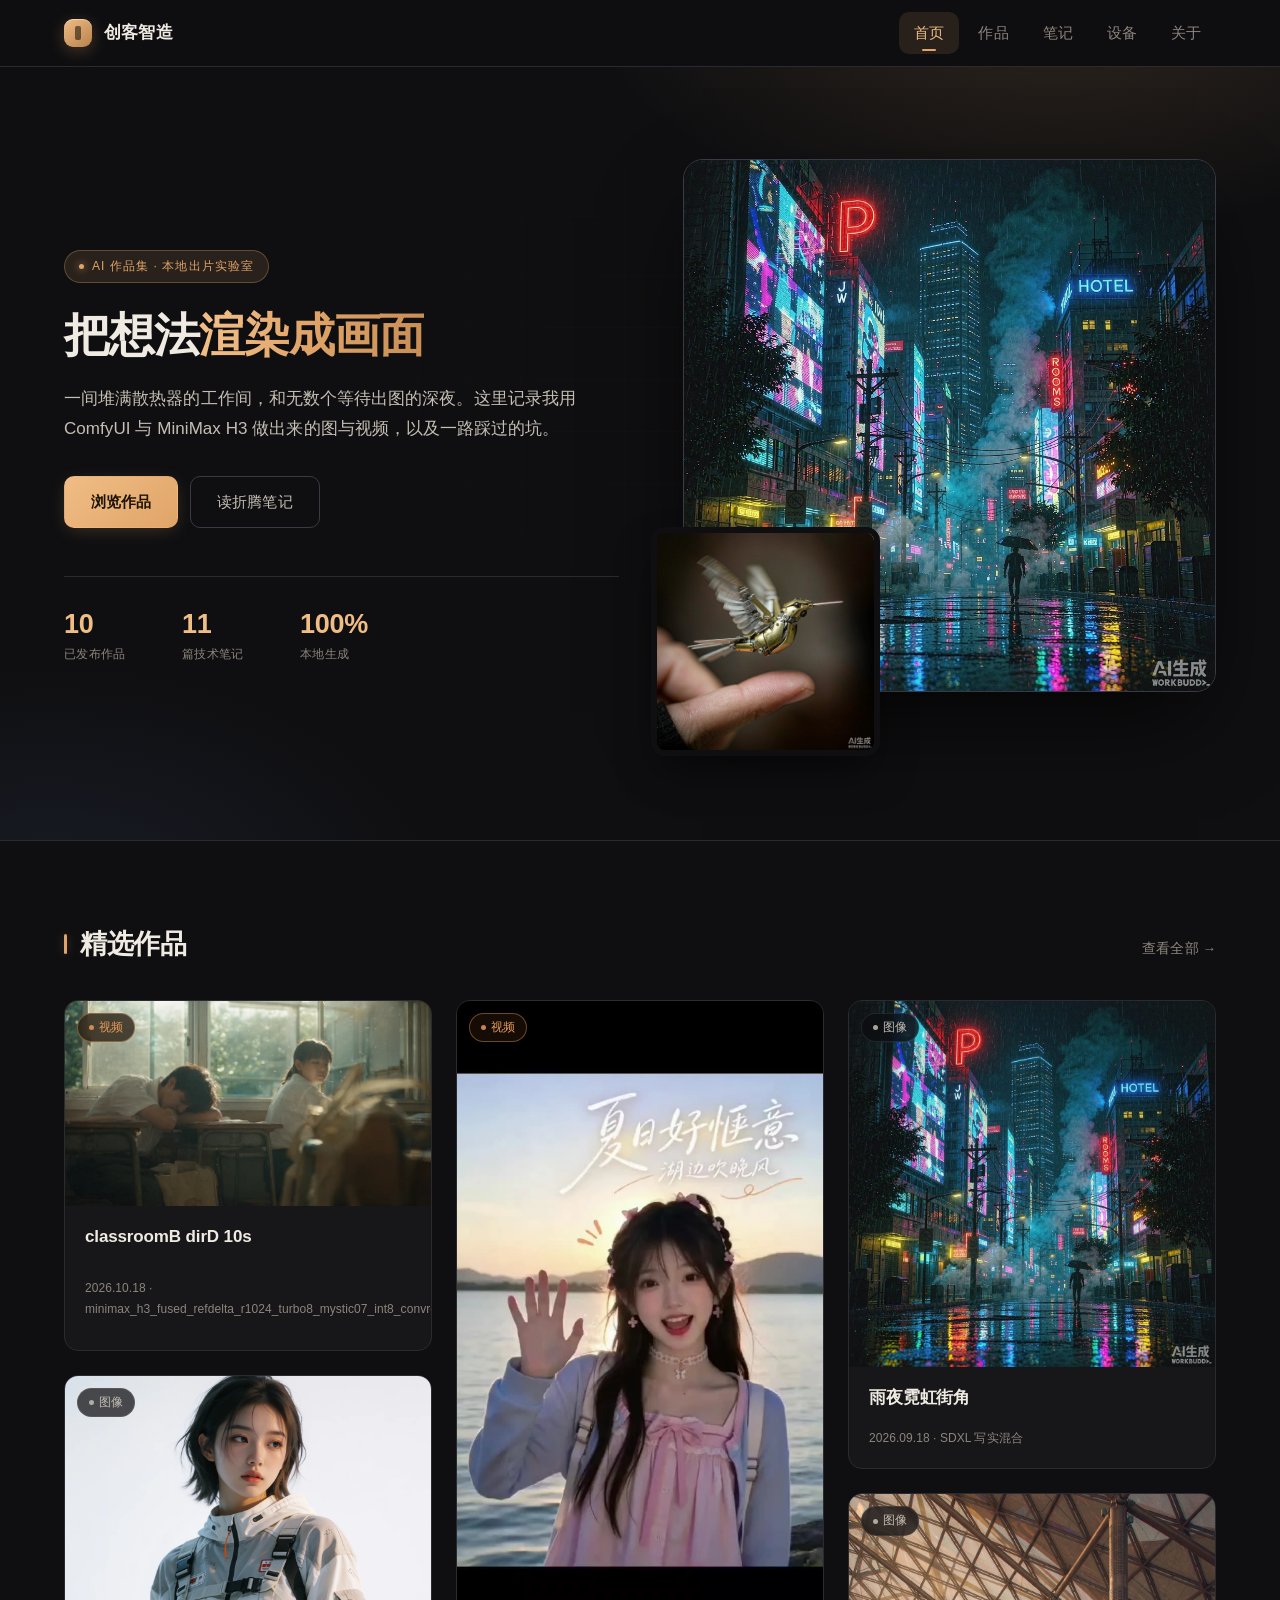
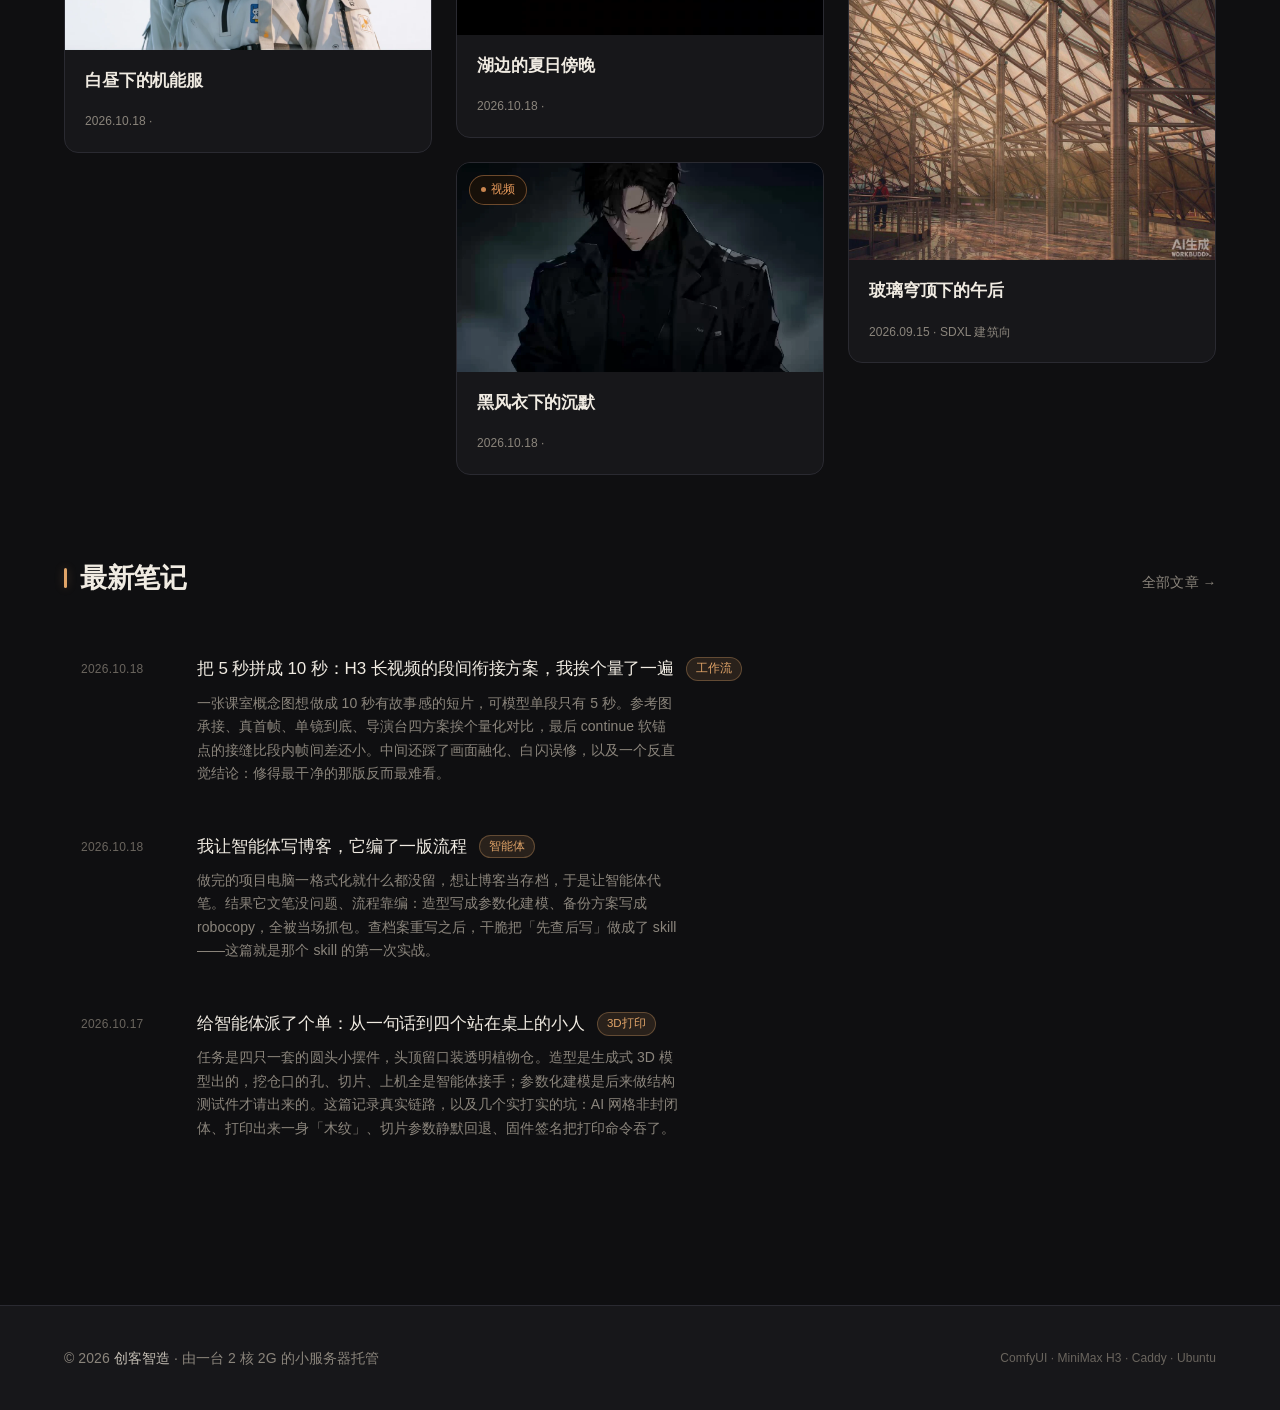
<file: index.html>
<!DOCTYPE html>
<html lang="zh-CN">
<head>
<meta charset="UTF-8">
<meta name="viewport" content="width=device-width, initial-scale=1">
<title>创客智造 · AI 作品集与折腾笔记</title>
<meta name="description" content="用 ComfyUI 与 MiniMax H3 做出的图与视频，以及本地 AI 出片的踩坑记录。">
<meta name="theme-color" content="#0f0f11">
<link rel="canonical" href="https://makermake.top/">

<!-- 社交分享卡片 -->
<meta property="og:type" content="website">
<meta property="og:site_name" content="创客智造">
<meta property="og:title" content="创客智造 · AI 作品集与折腾笔记">
<meta property="og:description" content="用 ComfyUI 与 MiniMax H3 把想法渲染成画面，附完整提示词与踩坑手记。">
<meta property="og:image" content="assets/works/w1.jpg">
<meta name="twitter:card" content="summary_large_image">

<link rel="icon" href="data:image/svg+xml,%3Csvg xmlns='http://www.w3.org/2000/svg' viewBox='0 0 32 32'%3E%3Crect width='32' height='32' rx='8' fill='%23e0a468'/%3E%3Crect x='13' y='8' width='6' height='16' rx='2' fill='%231c1206'/%3E%3C/svg%3E">
<link rel="stylesheet" href="assets/style.css">
</head>
<body>

<a class="skip-link" href="#main">跳到主要内容</a>

<header class="nav">
  <div class="wrap nav-inner">
    <a class="brand" href="index.html">
      <span class="brand-mark" aria-hidden="true"></span>
      <span id="brand-name">创客智造</span>
    </a>
    <nav class="nav-links" id="nav-links" aria-label="主导航"></nav>
    <button class="nav-toggle" id="nav-toggle" type="button"
            aria-label="打开菜单" aria-expanded="false" aria-controls="nav-links">
      <span></span><span></span><span></span>
    </button>
  </div>
</header>

<main id="main">

<section class="hero">
  <div class="wrap">
    <div class="hero-inner">
      <div>
        <span class="hero-eyebrow">AI 作品集 · 本地出片实验室</span>
        <h1>把想法<span class="grad">渲染成画面</span></h1>
        <p class="lead" id="hero-intro"></p>
        <div class="btn-row">
          <a class="btn btn-primary" href="works.html">浏览作品</a>
          <a class="btn btn-ghost" href="blog.html">读折腾笔记</a>
        </div>
        <div class="hero-stats">
          <div>
            <div class="stat-num" id="stat-works">0</div>
            <div class="stat-label">已发布作品</div>
          </div>
          <div>
            <div class="stat-num" id="stat-posts">0</div>
            <div class="stat-label">篇技术笔记</div>
          </div>
          <div>
            <div class="stat-num">100%</div>
            <div class="stat-label">本地生成</div>
          </div>
        </div>
      </div>
      <div class="hero-art">
        <div class="art-main">
          <img src="assets/works/w1.jpg" alt="雨夜霓虹街角的赛博朋克插画" width="1024" height="1024" fetchpriority="high">
        </div>
        <div class="art-float">
          <img src="assets/works/w5.jpg" alt="机械蜂鸟停在指尖的微距特写" width="1024" height="1024">
        </div>
      </div>
    </div>
  </div>
</section>

<section class="block">
  <div class="wrap">
    <div class="block-head">
      <h2>精选作品</h2>
      <a class="more" href="works.html">查看全部 →</a>
    </div>
    <div class="grid" id="featured"></div>
  </div>
</section>

<section class="block tight">
  <div class="wrap">
    <div class="block-head">
      <h2>最新笔记</h2>
      <a class="more" href="blog.html">全部文章 →</a>
    </div>
    <div class="post-list" id="latest"></div>
  </div>
</section>

</main>

<footer>
  <div class="wrap footer-inner">
    <span>© 2026 <span class="fn-brand"></span> · 由一台 2 核 2G 的小服务器托管</span>
    <span class="footer-meta">ComfyUI · MiniMax H3 · Caddy · Ubuntu</span>
  </div>
</footer>

<div class="modal" id="modal" role="dialog" aria-modal="true" aria-labelledby="modal-title">
  <button class="modal-close" type="button" aria-label="关闭">×</button>
  <div class="modal-box" id="modal-body"></div>
</div>

<script src="assets/data.js"></script>
<script src="assets/app.js"></script>
<script>
mountNav("index.html");
document.getElementById("hero-intro").textContent = SITE.intro;
document.getElementById("stat-works").textContent = WORKS.length;
document.getElementById("stat-posts").textContent = POSTS.length;
$$(".fn-brand").forEach(e => (e.textContent = SITE.name));
renderWorks("#featured", WORKS.slice(0, 6));
renderPostList("#latest", POSTS.slice(0, 3));
</script>
</body>
</html>
</file>
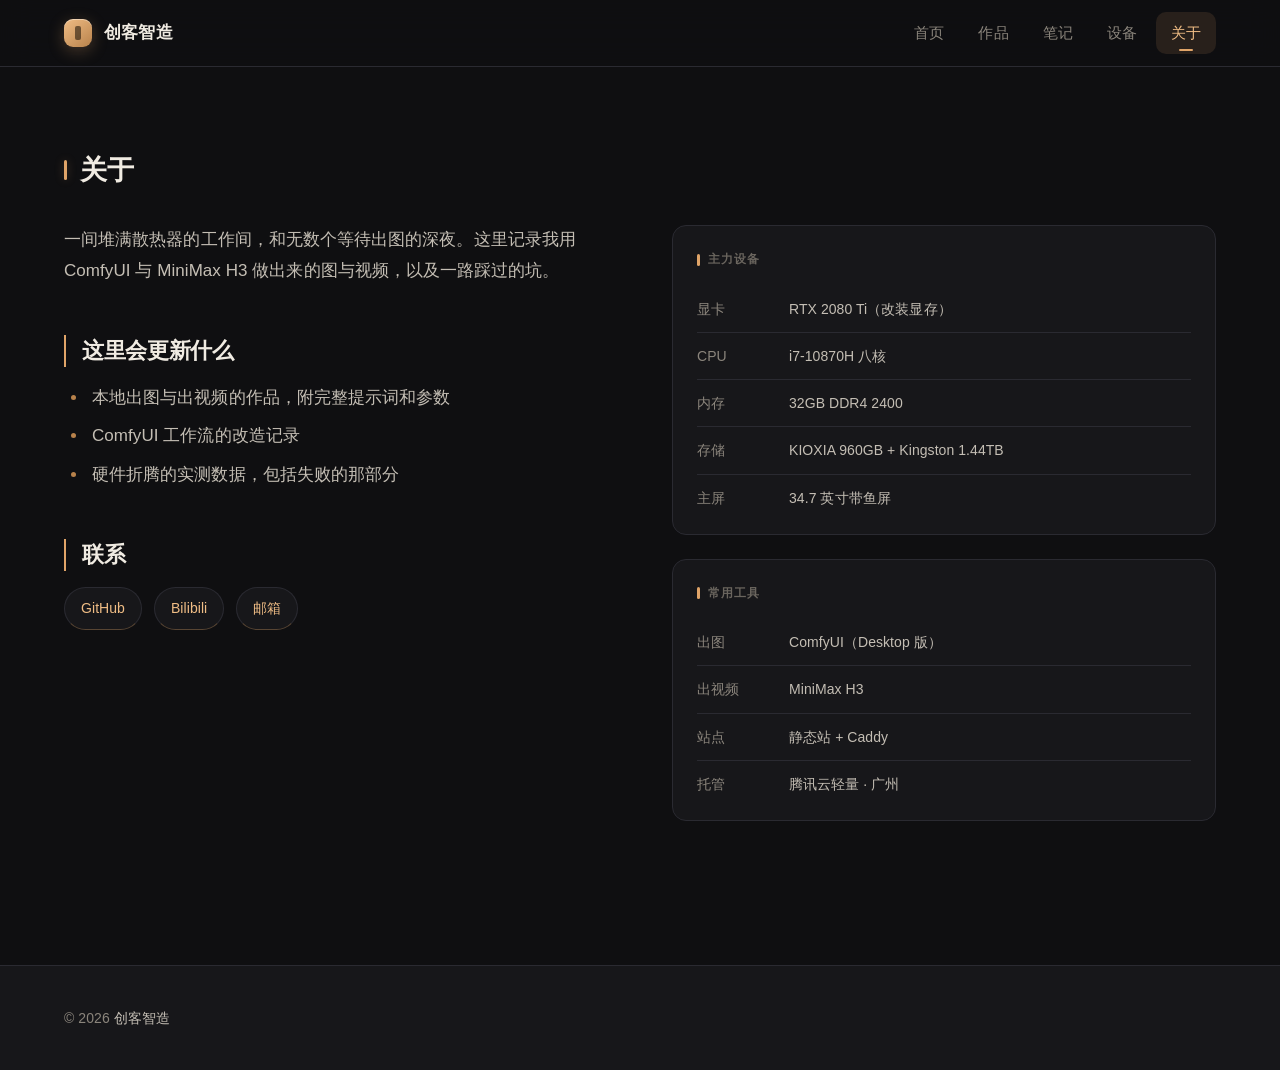
<file: about.html>
<!DOCTYPE html>
<html lang="zh-CN">
<head>
<meta charset="UTF-8">
<meta name="viewport" content="width=device-width, initial-scale=1">
<title>关于 · 创客智造</title>
<meta name="description" content="关于创客智造：一间堆满散热器的工作间，和无数个等出图的深夜。记录本地 AI 出图的实战与踩坑。">
<meta name="theme-color" content="#0f0f11">
<link rel="canonical" href="https://makermake.top/about.html">
<link rel="icon" href="data:image/svg+xml,%3Csvg xmlns='http://www.w3.org/2000/svg' viewBox='0 0 32 32'%3E%3Crect width='32' height='32' rx='8' fill='%23e0a468'/%3E%3Crect x='13' y='8' width='6' height='16' rx='2' fill='%231c1206'/%3E%3C/svg%3E">
<link rel="stylesheet" href="assets/style.css">
</head>
<body>

<a class="skip-link" href="#main">跳到主要内容</a>

<header class="nav">
  <div class="wrap nav-inner">
    <a class="brand" href="index.html">
      <span class="brand-mark" aria-hidden="true"></span>
      <span id="brand-name">创客智造</span>
    </a>
    <nav class="nav-links" id="nav-links" aria-label="主导航"></nav>
    <button class="nav-toggle" id="nav-toggle" type="button"
            aria-label="打开菜单" aria-expanded="false" aria-controls="nav-links">
      <span></span><span></span><span></span>
    </button>
  </div>
</header>

<main id="main">

<section class="block">
  <div class="wrap">
    <div class="block-head"><h2>关于</h2></div>
    <div class="about-grid">

      <div class="prose" style="max-width:none">
        <p id="about-intro"></p>

        <h2>这里会更新什么</h2>
        <ul>
          <li>本地出图与出视频的作品，附完整提示词和参数</li>
          <li>ComfyUI 工作流的改造记录</li>
          <li>硬件折腾的实测数据，包括失败的那部分</li>
        </ul>

        <h2>联系</h2>
        <div class="link-row" id="about-links"></div>
      </div>

      <div>
        <div class="spec-card">
          <div class="spec-card-label">主力设备</div>
          <table class="spec-table">
            <tr><td>显卡</td><td>RTX 2080 Ti（改装显存）</td></tr>
            <tr><td>CPU</td><td>i7-10870H 八核</td></tr>
            <tr><td>内存</td><td>32GB DDR4 2400</td></tr>
            <tr><td>存储</td><td>KIOXIA 960GB + Kingston 1.44TB</td></tr>
            <tr><td>主屏</td><td>34.7 英寸带鱼屏</td></tr>
          </table>
        </div>

        <div class="spec-card">
          <div class="spec-card-label">常用工具</div>
          <table class="spec-table">
            <tr><td>出图</td><td>ComfyUI（Desktop 版）</td></tr>
            <tr><td>出视频</td><td>MiniMax H3</td></tr>
            <tr><td>站点</td><td>静态站 + Caddy</td></tr>
            <tr><td>托管</td><td>腾讯云轻量 · 广州</td></tr>
          </table>
        </div>
      </div>

    </div>
  </div>
</section>

</main>

<footer>
  <div class="wrap footer-inner">
    <span>© 2026 <span class="fn-brand"></span></span>
  </div>
</footer>

<script src="assets/data.js"></script>
<script src="assets/app.js"></script>
<script>
mountNav("about.html");
$$(".fn-brand").forEach(e => (e.textContent = SITE.name));
document.getElementById("about-intro").textContent = SITE.intro;
document.getElementById("about-links").innerHTML = SITE.links
  .map(l => `<a class="link-pill" href="${l.url}">${l.label}</a>`)
  .join("");
</script>
</body>
</html>
</file>
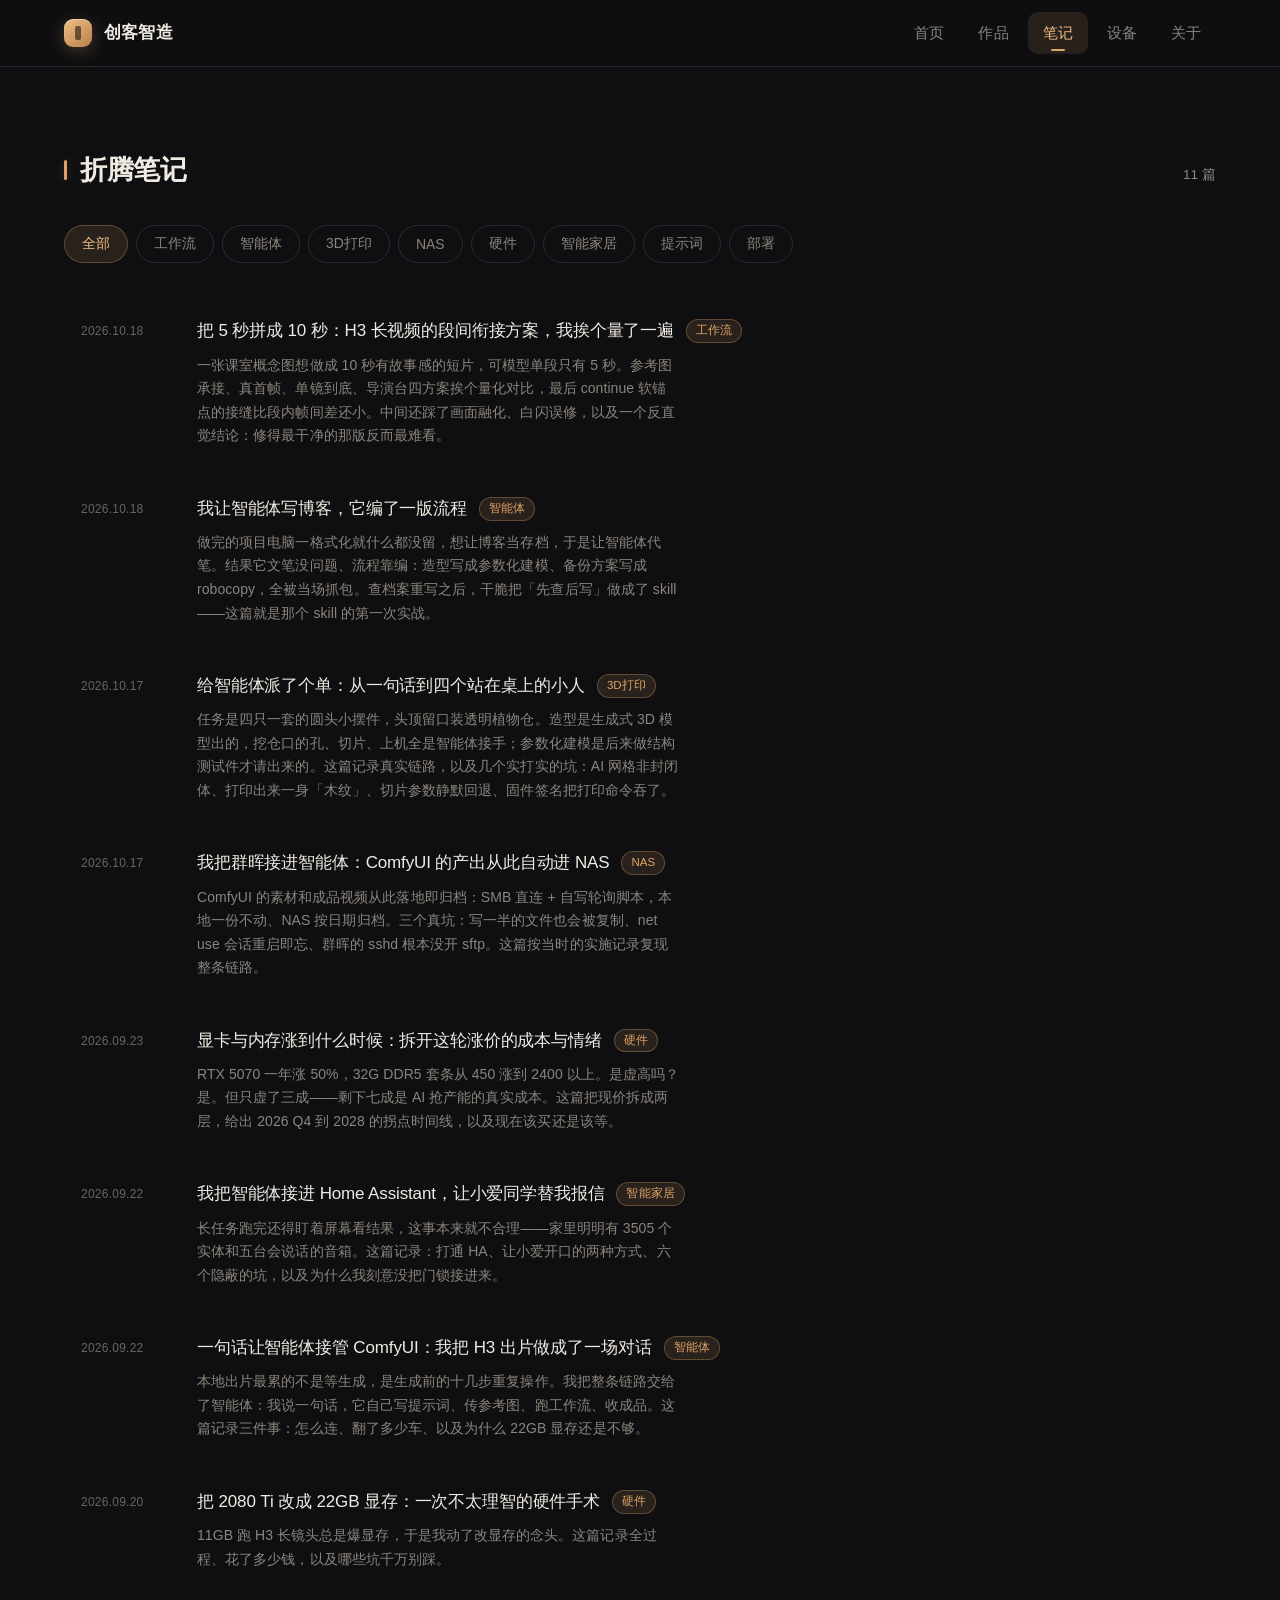
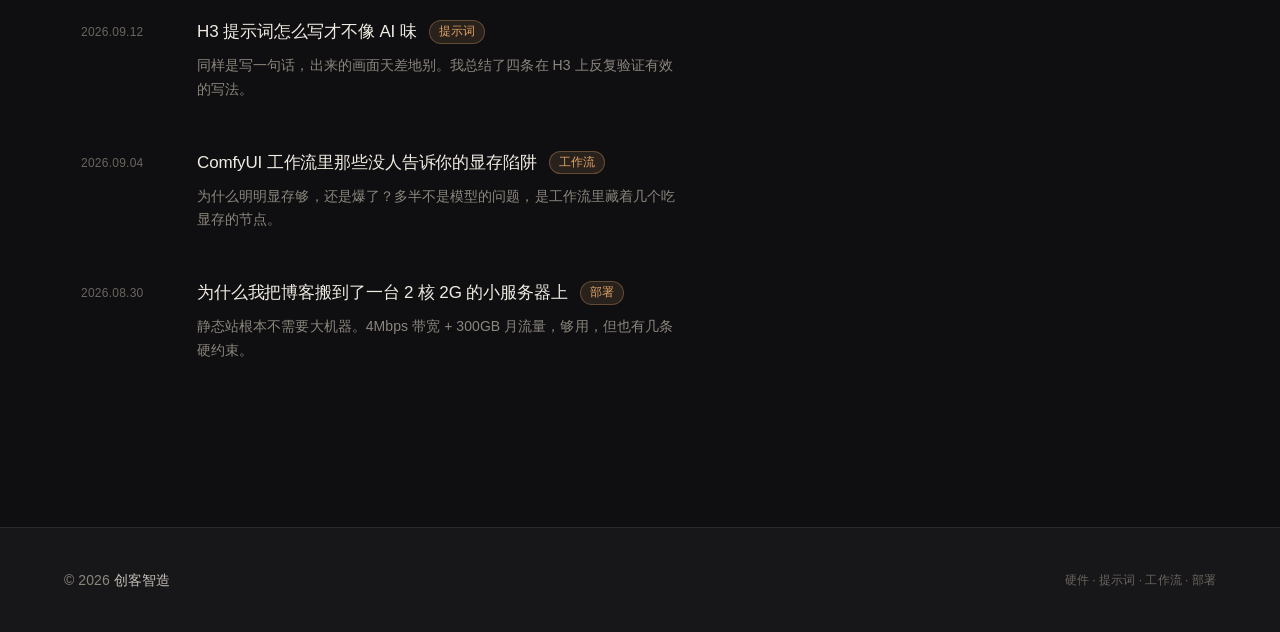
<file: blog.html>
<!DOCTYPE html>
<html lang="zh-CN">
<head>
<meta charset="UTF-8">
<meta name="viewport" content="width=device-width, initial-scale=1">
<title>笔记 · 创客智造</title>
<meta name="description" content="本地 AI 出图的实战记录：硬件改装、提示词写法、ComfyUI 工作流与服务器部署。">
<meta name="theme-color" content="#0f0f11">
<link rel="canonical" href="https://makermake.top/blog.html">
<link rel="icon" href="data:image/svg+xml,%3Csvg xmlns='http://www.w3.org/2000/svg' viewBox='0 0 32 32'%3E%3Crect width='32' height='32' rx='8' fill='%23e0a468'/%3E%3Crect x='13' y='8' width='6' height='16' rx='2' fill='%231c1206'/%3E%3C/svg%3E">
<link rel="stylesheet" href="assets/style.css">
</head>
<body>

<a class="skip-link" href="#main">跳到主要内容</a>

<header class="nav">
  <div class="wrap nav-inner">
    <a class="brand" href="index.html">
      <span class="brand-mark" aria-hidden="true"></span>
      <span id="brand-name">创客智造</span>
    </a>
    <nav class="nav-links" id="nav-links" aria-label="主导航"></nav>
    <button class="nav-toggle" id="nav-toggle" type="button"
            aria-label="打开菜单" aria-expanded="false" aria-controls="nav-links">
      <span></span><span></span><span></span>
    </button>
  </div>
</header>

<main id="main">

<section class="block">
  <div class="wrap">
    <div class="block-head">
      <h2>折腾笔记</h2>
      <span class="more" id="count"></span>
    </div>
    <div class="filters" id="cat-filters" role="group" aria-label="按分类筛选"></div>
    <div class="post-list" id="posts"></div>
  </div>
</section>

</main>

<footer>
  <div class="wrap footer-inner">
    <span>© 2026 <span class="fn-brand"></span></span>
    <span class="footer-meta">硬件 · 提示词 · 工作流 · 部署</span>
  </div>
</footer>

<script src="assets/data.js"></script>
<script src="assets/app.js"></script>
<script>
mountNav("blog.html");
$$(".fn-brand").forEach(e => (e.textContent = SITE.name));

const cats = ["全部", ...new Set(POSTS.map(p => p.category))];
const bar = document.getElementById("cat-filters");
bar.innerHTML = cats
  .map((c, i) => `<button class="chip${i === 0 ? " active" : ""}" data-c="${c}" type="button" aria-pressed="${i === 0}">${c}</button>`)
  .join("");

function applyCat(c) {
  const items = c === "全部" ? POSTS : POSTS.filter(p => p.category === c);
  renderPostList("#posts", items);
  document.getElementById("count").textContent =
    items.length + (c === "全部" ? " 篇" : " 篇「" + c + "」");
}

$$(".chip", bar).forEach(chip => {
  chip.addEventListener("click", () => {
    $$(".chip", bar).forEach(x => {
      x.classList.remove("active");
      x.setAttribute("aria-pressed", "false");
    });
    chip.classList.add("active");
    chip.setAttribute("aria-pressed", "true");
    applyCat(chip.dataset.c);
  });
});

applyCat("全部");
</script>
</body>
</html>
</file>
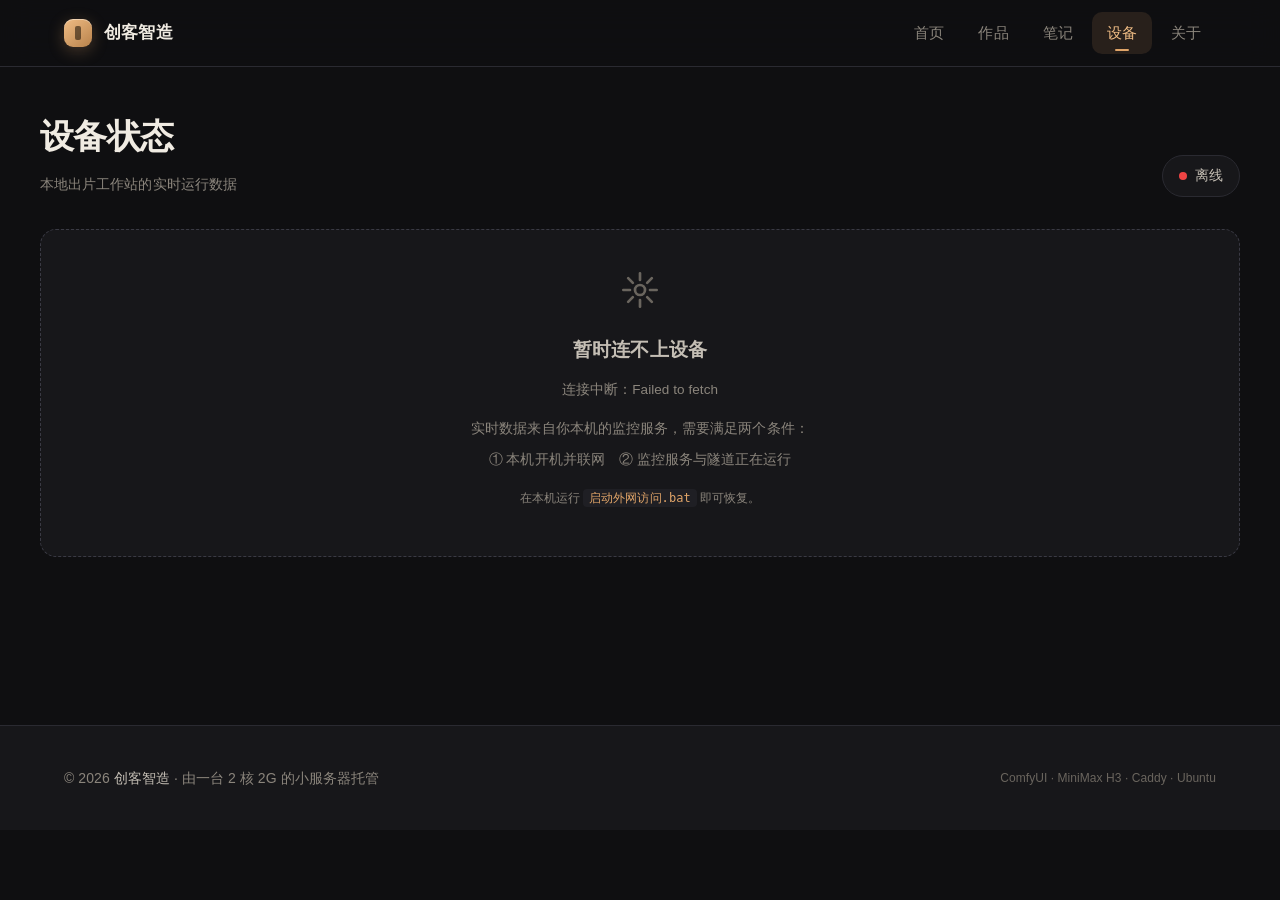
<file: device.html>
<!DOCTYPE html>
<html lang="zh-CN">
<head>
<meta charset="UTF-8">
<meta name="viewport" content="width=device-width, initial-scale=1">
<title>设备状态 · 创客智造</title>
<meta name="description" content="实时查看本地出片工作站的 CPU、GPU、内存、磁盘与网络状态。">
<meta name="theme-color" content="#0f0f11">
<meta name="robots" content="noindex">

<link rel="icon" href="data:image/svg+xml,%3Csvg xmlns='http://www.w3.org/2000/svg' viewBox='0 0 32 32'%3E%3Crect width='32' height='32' rx='8' fill='%23e0a468'/%3E%3Crect x='13' y='8' width='6' height='16' rx='2' fill='%231c1206'/%3E%3C/svg%3E">
<link rel="stylesheet" href="assets/style.css">

<style>
/* ===== 设备状态页专属样式（沿用站点 token） ===== */
.dev-wrap { padding: var(--sp-10) 0 var(--sp-20); }

.dev-head {
  display: flex; flex-wrap: wrap; gap: var(--sp-4);
  align-items: flex-end; justify-content: space-between;
  margin-bottom: var(--sp-8);
}
.dev-title h1 { font-size: var(--fs-3xl); margin: 0 0 var(--sp-2); letter-spacing: -.02em; }
.dev-title p { color: var(--muted); margin: 0; font-size: var(--fs-sm); }

/* 连接状态指示灯 */
.dev-status {
  display: inline-flex; align-items: center; gap: var(--sp-2);
  padding: var(--sp-2) var(--sp-4); border-radius: 999px;
  border: 1px solid var(--border); background: var(--surface);
  font-size: var(--fs-sm); color: var(--text-2); white-space: nowrap;
}
.dev-dot {
  width: 8px; height: 8px; border-radius: 50%;
  background: var(--muted-2); flex: none;
}
.dev-status.is-live .dev-dot { background: #4ade80; box-shadow: 0 0 8px rgba(74,222,128,.6); animation: devPulse 2s infinite; }
.dev-status.is-poll .dev-dot { background: var(--accent); box-shadow: 0 0 8px var(--accent-glow); }
.dev-status.is-off  .dev-dot { background: #ef4444; }
@keyframes devPulse { 0%,100%{opacity:1} 50%{opacity:.45} }

/* 卡片网格 */
.dev-grid {
  display: grid; gap: var(--sp-4);
  grid-template-columns: repeat(auto-fit, minmax(280px, 1fr));
}
.dev-card {
  background: var(--surface); border: 1px solid var(--border);
  border-radius: 16px; padding: var(--sp-5);
  transition: border-color .2s ease;
}
.dev-card:hover { border-color: var(--border-strong); }
.dev-card.span-2 { grid-column: span 2; }
@media (max-width: 860px) { .dev-card.span-2 { grid-column: span 1; } }

.dev-card-head {
  display: flex; align-items: center; justify-content: space-between;
  gap: var(--sp-3); margin-bottom: var(--sp-4);
}
.dev-card-title {
  display: flex; align-items: center; gap: var(--sp-2);
  font-size: var(--fs-sm); font-weight: 600; color: var(--text-2);
  letter-spacing: .02em;
}
.dev-card-title svg { width: 16px; height: 16px; color: var(--accent); flex: none; }
.dev-big { font-size: var(--fs-3xl); font-weight: 700; letter-spacing: -.02em; line-height: 1.1; }
.dev-big .unit { font-size: var(--fs-lg); font-weight: 500; color: var(--muted); margin-left: 2px; }

.dev-sub { font-size: var(--fs-xs); color: var(--muted); margin-top: var(--sp-1); }

/* 进度条 */
.dev-bar {
  height: 6px; border-radius: 99px; background: var(--surface-3);
  overflow: hidden; margin-top: var(--sp-3);
}
.dev-bar > i {
  display: block; height: 100%; border-radius: 99px;
  background: linear-gradient(90deg, var(--accent-dim), var(--accent));
  transition: width .5s cubic-bezier(.4,0,.2,1);
}
.dev-bar.is-hot > i { background: linear-gradient(90deg, #c2410c, #ef4444); }
.dev-bar.is-warm > i { background: linear-gradient(90deg, var(--accent-dim), var(--accent)); }

/* 指标行 */
.dev-rows { display: flex; flex-direction: column; gap: var(--sp-3); margin-top: var(--sp-4); }
.dev-row {
  display: flex; align-items: center; justify-content: space-between;
  gap: var(--sp-3); font-size: var(--fs-sm); padding-bottom: var(--sp-3);
  border-bottom: 1px solid var(--border);
}
.dev-row:last-child { border-bottom: none; padding-bottom: 0; }
.dev-row span { color: var(--muted); }
.dev-row b { color: var(--text); font-weight: 600; font-variant-numeric: tabular-nums; }

/* CPU 核心小格 */
.dev-cores {
  display: grid; grid-template-columns: repeat(8, 1fr);
  gap: var(--sp-2); margin-top: var(--sp-4);
}
.dev-core {
  border-radius: 6px; background: var(--surface-3);
  height: 34px; position: relative; overflow: hidden;
  display: flex; align-items: flex-end; justify-content: center;
}
.dev-core > i {
  position: absolute; left: 0; right: 0; bottom: 0;
  background: linear-gradient(180deg, var(--accent), var(--accent-dim));
  transition: height .5s cubic-bezier(.4,0,.2,1);
}
.dev-core > em {
  position: relative; font-style: normal; font-size: 9px;
  color: var(--text-2); padding-bottom: 3px; font-variant-numeric: tabular-nums;
}
@media (max-width: 620px) { .dev-cores { grid-template-columns: repeat(4, 1fr); } }

/* 趋势图 */
.dev-spark { width: 100%; height: 56px; margin-top: var(--sp-4); display: block; }
.dev-spark path.line { fill: none; stroke: var(--accent); stroke-width: 1.5; }
.dev-spark path.area { fill: var(--accent-soft); stroke: none; }

/* 进程表 */
.dev-procs { width: 100%; border-collapse: collapse; margin-top: var(--sp-4); font-size: var(--fs-xs); }
.dev-procs th {
  text-align: left; color: var(--muted-2); font-weight: 500;
  padding: var(--sp-2) var(--sp-2); border-bottom: 1px solid var(--border);
  white-space: nowrap;
}
.dev-procs td {
  padding: var(--sp-2) var(--sp-2); border-bottom: 1px solid var(--border);
  color: var(--text-2); font-variant-numeric: tabular-nums;
}
.dev-procs td:first-child { color: var(--text); max-width: 180px; overflow: hidden; text-overflow: ellipsis; white-space: nowrap; }
.dev-procs tr:last-child td { border-bottom: none; }
.dev-procs .num { text-align: right; }
@media (max-width: 620px) {
  .dev-procs .hide-sm { display: none; }
}

/* 离线提示卡 */
.dev-offline {
  background: var(--surface); border: 1px dashed var(--border-strong);
  border-radius: 16px; padding: var(--sp-10) var(--sp-6);
  text-align: center; color: var(--muted);
}
.dev-offline svg { width: 40px; height: 40px; color: var(--muted-2); margin-bottom: var(--sp-4); }
.dev-offline h2 { font-size: var(--fs-lg); color: var(--text-2); margin: 0 0 var(--sp-3); }
.dev-offline p { margin: 0 auto var(--sp-2); max-width: 460px; line-height: 1.7; font-size: var(--fs-sm); }
.dev-offline code {
  background: var(--surface-2); padding: 2px 6px; border-radius: 4px;
  font-size: var(--fs-xs); color: var(--accent);
}

.dev-meta {
  margin-top: var(--sp-6); font-size: var(--fs-xs); color: var(--muted-2);
  display: flex; flex-wrap: wrap; gap: var(--sp-4);
}
.dev-meta b { color: var(--muted); font-weight: 500; }

.dev-hidden { display: none !important; }
</style>
</head>
<body>

<a class="skip-link" href="#main">跳到主要内容</a>

<header class="nav">
  <div class="wrap nav-inner">
    <a class="brand" href="index.html">
      <span class="brand-mark" aria-hidden="true"></span>
      <span id="brand-name">创客智造</span>
    </a>
    <nav class="nav-links" id="nav-links" aria-label="主导航"></nav>
    <button class="nav-toggle" id="nav-toggle" type="button"
            aria-label="打开菜单" aria-expanded="false" aria-controls="nav-links">
      <span></span><span></span><span></span>
    </button>
  </div>
</header>

<main id="main">
<div class="wrap dev-wrap">

  <div class="dev-head">
    <div class="dev-title">
      <h1>设备状态</h1>
      <p>本地出片工作站的实时运行数据</p>
    </div>
    <div class="dev-status" id="dev-status">
      <i class="dev-dot"></i>
      <span id="dev-status-text">正在连接…</span>
    </div>
  </div>

  <!-- 离线提示（默认显示，连上后隐藏） -->
  <div class="dev-offline" id="dev-offline">
    <svg viewBox="0 0 24 24" fill="none" stroke="currentColor" stroke-width="1.6" stroke-linecap="round" stroke-linejoin="round">
      <path d="M12 2v4M12 18v4M4.9 4.9l2.8 2.8M16.3 16.3l2.8 2.8M2 12h4M18 12h4M4.9 19.1l2.8-2.8M16.3 7.7l2.8-2.8"/>
      <circle cx="12" cy="12" r="3"/>
    </svg>
    <h2>暂时连不上设备</h2>
    <p id="dev-offline-reason">正在检查连接…</p>
    <p style="margin-top:16px">
      实时数据来自你本机的监控服务，需要满足两个条件：
    </p>
    <p>① 本机开机并联网　② 监控服务与隧道正在运行</p>
    <p style="margin-top:16px;font-size:12px">
      在本机运行 <code>启动外网访问.bat</code> 即可恢复。
    </p>
  </div>

  <!-- 数据面板 -->
  <div class="dev-grid dev-hidden" id="dev-grid">

    <!-- CPU -->
    <div class="dev-card span-2">
      <div class="dev-card-head">
        <div class="dev-card-title">
          <svg viewBox="0 0 24 24" fill="none" stroke="currentColor" stroke-width="1.6" stroke-linecap="round" stroke-linejoin="round">
            <rect x="6" y="6" width="12" height="12" rx="2"/>
            <path d="M9 2v3M15 2v3M9 19v3M15 19v3M2 9h3M2 15h3M19 9h3M19 15h3"/>
          </svg>
          <span>处理器</span>
        </div>
        <div style="text-align:right">
          <div class="dev-big"><span id="cpu-pct">--</span><span class="unit">%</span></div>
        </div>
      </div>
      <div class="dev-bar" id="cpu-bar"><i style="width:0%"></i></div>
      <div class="dev-cores" id="cpu-cores"></div>
      <svg class="dev-spark" id="cpu-spark" viewBox="0 0 300 56" preserveAspectRatio="none"></svg>
      <div class="dev-rows">
        <div class="dev-row"><span>型号</span><b id="cpu-name">--</b></div>
        <div class="dev-row"><span>核心 / 线程</span><b id="cpu-cs">--</b></div>
        <div class="dev-row"><span>当前频率</span><b id="cpu-freq">--</b></div>
      </div>
    </div>

    <!-- GPU -->
    <div class="dev-card span-2">
      <div class="dev-card-head">
        <div class="dev-card-title">
          <svg viewBox="0 0 24 24" fill="none" stroke="currentColor" stroke-width="1.6" stroke-linecap="round" stroke-linejoin="round">
            <rect x="2" y="7" width="20" height="12" rx="2"/>
            <circle cx="9" cy="13" r="2.5"/>
            <path d="M17 11v4M20 12v2"/>
          </svg>
          <span>显卡</span>
        </div>
        <div style="text-align:right">
          <div class="dev-big"><span id="gpu-pct">--</span><span class="unit">%</span></div>
        </div>
      </div>
      <div class="dev-bar" id="gpu-bar"><i style="width:0%"></i></div>
      <svg class="dev-spark" id="gpu-spark" viewBox="0 0 300 56" preserveAspectRatio="none"></svg>
      <div class="dev-rows">
        <div class="dev-row"><span>型号</span><b id="gpu-name">--</b></div>
        <div class="dev-row"><span>显存占用</span><b id="gpu-mem">--</b></div>
        <div class="dev-row"><span>温度 / 功耗</span><b id="gpu-tp">--</b></div>
        <div class="dev-row"><span>风扇 / 核心频率</span><b id="gpu-ff">--</b></div>
      </div>
    </div>

    <!-- 内存 -->
    <div class="dev-card">
      <div class="dev-card-head">
        <div class="dev-card-title">
          <svg viewBox="0 0 24 24" fill="none" stroke="currentColor" stroke-width="1.6" stroke-linecap="round" stroke-linejoin="round">
            <rect x="2" y="7" width="20" height="10" rx="2"/>
            <path d="M6 17v2M12 17v2M18 17v2M6 7V5M12 7V5M18 7V5"/>
          </svg>
          <span>内存</span>
        </div>
        <div class="dev-big" style="font-size:var(--fs-xl)"><span id="mem-pct">--</span><span class="unit">%</span></div>
      </div>
      <div class="dev-bar" id="mem-bar"><i style="width:0%"></i></div>
      <div class="dev-rows">
        <div class="dev-row"><span>已用 / 总计</span><b id="mem-used">--</b></div>
        <div class="dev-row"><span>可用</span><b id="mem-avail">--</b></div>
        <div class="dev-row"><span>交换分区</span><b id="mem-swap">--</b></div>
      </div>
    </div>

    <!-- 磁盘 -->
    <div class="dev-card">
      <div class="dev-card-head">
        <div class="dev-card-title">
          <svg viewBox="0 0 24 24" fill="none" stroke="currentColor" stroke-width="1.6" stroke-linecap="round" stroke-linejoin="round">
            <ellipse cx="12" cy="6" rx="8" ry="3"/>
            <path d="M4 6v12c0 1.7 3.6 3 8 3s8-1.3 8-3V6"/>
            <path d="M4 12c0 1.7 3.6 3 8 3s8-1.3 8-3"/>
          </svg>
          <span>磁盘</span>
        </div>
        <div class="dev-big" style="font-size:var(--fs-xl)"><span id="disk-io">--</span></div>
      </div>
      <div class="dev-rows" id="disk-rows"></div>
    </div>

    <!-- 网络 -->
    <div class="dev-card">
      <div class="dev-card-head">
        <div class="dev-card-title">
          <svg viewBox="0 0 24 24" fill="none" stroke="currentColor" stroke-width="1.6" stroke-linecap="round" stroke-linejoin="round">
            <path d="M5 12.5a10 10 0 0 1 14 0M8.5 16a5 5 0 0 1 7 0M2 9a15 15 0 0 1 20 0"/>
            <circle cx="12" cy="19.5" r="1"/>
          </svg>
          <span>网络</span>
        </div>
        <div class="dev-big" style="font-size:var(--fs-xl)"><span id="net-rate">--</span></div>
      </div>
      <div class="dev-rows">
        <div class="dev-row"><span>上传速率</span><b id="net-up">--</b></div>
        <div class="dev-row"><span>下载速率</span><b id="net-down">--</b></div>
        <div class="dev-row"><span>开机累计</span><b id="net-total">--</b></div>
      </div>
    </div>

    <!-- 系统 -->
    <div class="dev-card">
      <div class="dev-card-head">
        <div class="dev-card-title">
          <svg viewBox="0 0 24 24" fill="none" stroke="currentColor" stroke-width="1.6" stroke-linecap="round" stroke-linejoin="round">
            <rect x="3" y="4" width="18" height="12" rx="2"/>
            <path d="M8 20h8M12 16v4"/>
          </svg>
          <span>系统</span>
        </div>
        <div class="dev-big" style="font-size:var(--fs-xl)"><span id="sys-uptime">--</span></div>
      </div>
      <div class="dev-rows">
        <div class="dev-row"><span>主机名</span><b id="sys-host">--</b></div>
        <div class="dev-row"><span>系统版本</span><b id="sys-os">--</b></div>
        <div class="dev-row"><span>进程 / 线程</span><b id="sys-proc">--</b></div>
      </div>
    </div>

    <!-- 进程 TOP -->
    <div class="dev-card span-2">
      <div class="dev-card-head">
        <div class="dev-card-title">
          <svg viewBox="0 0 24 24" fill="none" stroke="currentColor" stroke-width="1.6" stroke-linecap="round" stroke-linejoin="round">
            <path d="M3 6h18M3 12h18M3 18h12"/>
          </svg>
          <span>占用 TOP 进程</span>
        </div>
      </div>
      <table class="dev-procs">
        <thead>
          <tr>
            <th>进程</th>
            <th class="num">CPU</th>
            <th class="num">内存</th>
            <th class="num hide-sm">PID</th>
          </tr>
        </thead>
        <tbody id="proc-rows"></tbody>
      </table>
    </div>

  </div>

  <div class="dev-meta" id="dev-meta"></div>

</div>
</main>

<footer>
  <div class="wrap footer-inner">
    <span>© 2026 <span class="fn-brand"></span> · 由一台 2 核 2G 的小服务器托管</span>
    <span class="footer-meta">ComfyUI · MiniMax H3 · Caddy · Ubuntu</span>
  </div>
</footer>

<script src="assets/data.js"></script>
<script src="assets/app.js"></script>
<script>
/* ==========================================================================
   设备状态页 —— 数据通道
   1) 读取 assets/device-config.json 拿到本机监控服务的隧道地址
   2) 优先 WebSocket/SSE 实时推送，失败则降级轮询
   3) 全链路超时就显示离线提示，不抛错
   ========================================================================== */
(function () {
  "use strict";

  var POLL_MS = 2000;        // 轮询间隔
  var TIMEOUT_MS = 8000;     // 单次请求超时
  var CFG_TIMEOUT = 6000;    // 配置读取超时

  var $ = function (id) { return document.getElementById(id); };
  var state = {
    api: null,
    mode: "",          // live | poll | off
    timer: null,
    hist: { cpu: [], gpu: [] },
    cfg: null
  };

  /* ---------- 工具 ---------- */
  function fmtBytes(b) {
    if (!b || b < 0) return "0 B";
    var u = ["B", "KB", "MB", "GB", "TB"], i = 0;
    while (b >= 1024 && i < u.length - 1) { b /= 1024; i++; }
    return (i === 0 ? b : b.toFixed(1)) + " " + u[i];
  }
  function fmtRate(bps) {
    return fmtBytes(bps) + "/s";
  }
  function fmtDuration(sec) {
    if (!sec && sec !== 0) return "--";
    sec = Math.floor(sec);
    var d = Math.floor(sec / 86400),
        h = Math.floor((sec % 86400) / 3600),
        m = Math.floor((sec % 3600) / 60);
    if (d > 0) return d + " 天 " + h + " 小时";
    if (h > 0) return h + " 小时 " + m + " 分";
    return m + " 分钟";
  }
  function pct(v) {
    if (v === null || v === undefined || isNaN(v)) return "--";
    return Math.round(v);
  }
  function setText(id, v) {
    var el = $(id);
    if (el) el.textContent = (v === null || v === undefined || v === "") ? "--" : v;
  }
  function setBar(id, v) {
    var el = $(id);
    if (!el) return;
    var i = el.querySelector("i");
    if (!i) return;
    var val = Math.max(0, Math.min(100, v || 0));
    i.style.width = val + "%";
    el.classList.toggle("is-hot", val >= 85);
  }

  /* ---------- 趋势图（内联 SVG） ---------- */
  function drawSpark(svgId, arr, maxV) {
    var svg = $(svgId);
    if (!svg || arr.length < 2) return;
    var W = 300, H = 56, pad = 3;
    var n = arr.length;
    var mx = maxV || Math.max.apply(null, arr) || 1;
    mx = Math.max(mx, 1);
    var step = W / (n - 1);
    var pts = arr.map(function (v, i) {
      var y = H - pad - (Math.min(v, mx) / mx) * (H - pad * 2);
      return [i * step, y];
    });
    var line = pts.map(function (p, i) {
      return (i === 0 ? "M" : "L") + p[0].toFixed(1) + " " + p[1].toFixed(1);
    }).join(" ");
    var area = line + " L" + W + " " + H + " L0 " + H + " Z";
    svg.innerHTML =
      '<path class="area" d="' + area + '"></path>' +
      '<path class="line" d="' + line + '" vector-effect="non-scaling-stroke"></path>';
  }
  function pushHist(key, v) {
    var a = state.hist[key];
    a.push(v || 0);
    if (a.length > 120) a.shift();
  }

  /* ---------- 渲染 ---------- */
  function render(d) {
    if (!d) return;

    /* CPU */
    var c = d.cpu || {};
    setText("cpu-pct", pct(c.percent));
    setBar("cpu-bar", c.percent);
    setText("cpu-name", c.name);
    setText("cpu-cs", (c.cores || "--") + " 核 / " + (c.threads || "--") + " 线程");
    setText("cpu-freq", c.freq_current ? Math.round(c.freq_current) + " MHz" : "--");
    renderCores(c.per_core || []);
    pushHist("cpu", c.percent);
    drawSpark("cpu-spark", state.hist.cpu, 100);

    /* GPU */
    var g = d.gpu || {};
    if (g.available) {
      setText("gpu-pct", pct(g.percent));
      setBar("gpu-bar", g.percent);
      setText("gpu-name", g.name);
      setText("gpu-mem", fmtBytes(g.mem_used) + " / " + fmtBytes(g.mem_total) +
        (g.mem_total ? " (" + Math.round(g.mem_used / g.mem_total * 100) + "%)" : ""));
      setText("gpu-tp", (g.temp != null ? g.temp + "°C" : "--") + " / " +
        (g.power != null ? Math.round(g.power) + "W" : "--") +
        (g.power_limit ? " (" + Math.round(g.power_limit) + "W 上限)" : ""));
      setText("gpu-ff", (g.fan != null ? g.fan + "%" : "--") + " / " +
        (g.clock ? Math.round(g.clock) + " MHz" : "--"));
      pushHist("gpu", g.percent);
      drawSpark("gpu-spark", state.hist.gpu, 100);
    } else {
      setText("gpu-pct", "N/A");
      setText("gpu-name", g.name || "未检测到 NVIDIA 显卡");
    }

    /* 内存 */
    var m = d.mem || {};
    setText("mem-pct", pct(m.percent));
    setBar("mem-bar", m.percent);
    setText("mem-used", fmtBytes(m.used) + " / " + fmtBytes(m.total));
    setText("mem-avail", fmtBytes(m.available));
    setText("mem-swap", fmtBytes(m.swap_used) + " / " + fmtBytes(m.swap_total) +
      (m.swap_percent != null ? " (" + pct(m.swap_percent) + "%)" : ""));

    /* 磁盘 */
    var dio = d.disk_io || {};
    setText("disk-io", "R " + fmtRate(dio.read) + " · W " + fmtRate(dio.write));
    var drows = $("disk-rows");
    if (drows) {
      var disks = d.disks || [];
      drows.innerHTML = disks.map(function (dk) {
        var p = dk.percent == null ? 0 : dk.percent;
        var cls = p >= 90 ? "is-hot" : (p >= 70 ? "is-warm" : "");
        return '<div class="dev-row"><span>' + (dk.mount || dk.device || "磁盘") + '</span>' +
          '<b>' + fmtBytes(dk.used) + " / " + fmtBytes(dk.total) + " (" + Math.round(p) + '%)</b></div>' +
          '<div class="dev-bar ' + cls + '"><i style="width:' + Math.min(100, p) + '%"></i></div>';
      }).join("") || '<div class="dev-row"><span>无数据</span><b>--</b></div>';
    }

    /* 网络 */
    var nw = d.net || {};
    setText("net-rate", "↑" + fmtRate(nw.up) + " ↓" + fmtRate(nw.down));
    setText("net-up", fmtRate(nw.up));
    setText("net-down", fmtRate(nw.down));
    setText("net-total", "↑" + fmtBytes(nw.sent_total) + " · ↓" + fmtBytes(nw.recv_total));

    /* 系统 */
    var s = d.system || {};
    setText("sys-uptime", fmtDuration(s.uptime));
    setText("sys-host", s.hostname);
    setText("sys-os", s.os);
    setText("sys-proc", (s.proc_count || "--") + " / " + (s.thread_count || "--"));

    /* 进程 */
    var tb = $("proc-rows");
    if (tb) {
      var procs = (d.procs || []).slice(0, 12);
      tb.innerHTML = procs.map(function (p) {
        return "<tr><td>" + escapeHtml(p.name) + "</td>" +
          '<td class="num">' + (p.cpu || 0).toFixed(1) + "%</td>" +
          '<td class="num">' + fmtBytes(p.rss) + "</td>" +
          '<td class="num hide-sm">' + p.pid + "</td></tr>";
      }).join("") || '<tr><td colspan="4" style="color:var(--muted)">无数据</td></tr>';
    }

    /* 元信息 */
    var meta = $("dev-meta");
    if (meta) {
      meta.innerHTML =
        "<span>采样时间 <b>" + (d.time || "--") + "</b></span>" +
        "<span>通道 <b>" + (state.mode === "live" ? "实时推送" : "轮询") + "</b></span>" +
        "<span>刷新间隔 <b>" + (state.mode === "live" ? "1 秒" : (POLL_MS / 1000) + " 秒") + "</b></span>";
    }
  }

  function renderCores(cores) {
    var box = $("cpu-cores");
    if (!box) return;
    if (box.children.length !== cores.length) {
      box.innerHTML = cores.map(function (_, i) {
        return '<div class="dev-core"><i style="height:0%"></i><em>--</em></div>';
      }).join("");
    }
    var list = box.children;
    for (var i = 0; i < cores.length && i < list.length; i++) {
      var v = Math.max(0, Math.min(100, cores[i] || 0));
      var bar = list[i].querySelector("i");
      var lb = list[i].querySelector("em");
      if (bar) bar.style.height = v + "%";
      if (lb) lb.textContent = Math.round(v);
    }
  }

  function escapeHtml(s) {
    return String(s == null ? "" : s).replace(/[&<>"']/g, function (ch) {
      return { "&": "&amp;", "<": "&lt;", ">": "&gt;", '"': "&quot;", "'": "&#39;" }[ch];
    });
  }

  /* ---------- 状态切换 ---------- */
  function setStatus(kind, text) {
    var box = $("dev-status");
    if (!box) return;
    box.className = "dev-status" + (kind ? " is-" + kind : "");
    setText("dev-status-text", text);
    state.mode = kind;
  }
  function showPanel() {
    var off = $("dev-offline"), grid = $("dev-grid");
    if (off) off.classList.add("dev-hidden");
    if (grid) grid.classList.remove("dev-hidden");
  }
  function showOffline(reason) {
    var off = $("dev-offline"), grid = $("dev-grid");
    if (off) off.classList.remove("dev-hidden");
    if (grid) grid.classList.add("dev-hidden");
    setStatus("off", "离线");
    setText("dev-offline-reason", reason || "无法连接到本机监控服务。");
  }

  /* ---------- 数据获取 ---------- */
  function fetchOnce() {
    return new Promise(function (resolve, reject) {
      var ctl = ("AbortController" in window) ? new AbortController() : null;
      var to = setTimeout(function () { if (ctl) ctl.abort(); }, TIMEOUT_MS);
      fetch(state.api + "/api/snapshot", ctl ? { signal: ctl.signal, cache: "no-store" } : { cache: "no-store" })
        .then(function (r) {
          clearTimeout(to);
          if (!r.ok) throw new Error("HTTP " + r.status);
          return r.json();
        })
        .then(resolve)
        .catch(function (e) { clearTimeout(to); reject(e); });
    });
  }

  function startPolling() {
    if (state.timer) return;
    setStatus("poll", "轮询中");
    var tick = function () {
      fetchOnce().then(function (d) {
        showPanel();
        render(d);
      }).catch(function (e) {
        if (state.timer) { clearInterval(state.timer); state.timer = null; }
        showOffline("连接中断：" + (e && e.message ? e.message : "网络错误"));
      });
    };
    tick();
    state.timer = setInterval(tick, POLL_MS);
  }

  function startSSE() {
    if (!window.EventSource) { startPolling(); return; }
    var got = false, es = null, timer = null;
    try {
      es = new EventSource(state.api + "/api/stream");
      timer = setTimeout(function () {
        if (!got) { try { es.close(); } catch (e) {} startPolling(); }
      }, 6000);
      es.onmessage = function (ev) {
        if (!got) {
          got = true;
          if (timer) { clearTimeout(timer); timer = null; }
          setStatus("live", "实时推送");
          showPanel();
        }
        if (ev.data) { try { render(JSON.parse(ev.data)); } catch (e) {} }
      };
      es.onerror = function () {
        if (es) { try { es.close(); } catch (e) {} es = null; }
        if (!got) { if (timer) clearTimeout(timer); startPolling(); }
        else { showOffline("推送中断，请检查本机服务。"); }
      };
    } catch (e) {
      startPolling();
    }
  }

  /* ---------- 启动 ---------- */
  function loadConfig() {
    return new Promise(function (resolve) {
      var ctl = ("AbortController" in window) ? new AbortController() : null;
      var to = setTimeout(function () { if (ctl) ctl.abort(); }, CFG_TIMEOUT);
      fetch("assets/device-config.json?t=" + Date.now(), ctl ? { signal: ctl.signal, cache: "no-store" } : { cache: "no-store" })
        .then(function (r) { clearTimeout(to); return r.json(); })
        .then(resolve)
        .catch(function () { clearTimeout(to); resolve(null); });
    });
  }

  function boot() {
    if (typeof mountNav === "function") mountNav("device.html");
    if (typeof $$ === "function" && typeof SITE !== "undefined") {
      $$(".fn-brand").forEach(function (e) { e.textContent = SITE.name; });
    }

    loadConfig().then(function (cfg) {
      state.cfg = cfg;
      var url = cfg && cfg.tunnelUrl ? String(cfg.tunnelUrl).replace(/\/+$/, "") : "";
      if (!url) {
        showOffline("尚未配置数据源地址。请在本机运行监控服务后重试。");
        return;
      }
      state.api = url;
      startSSE();
    });
  }

  if (document.readyState === "loading") {
    document.addEventListener("DOMContentLoaded", boot);
  } else {
    boot();
  }
})();
</script>
</body>
</html>
</file>
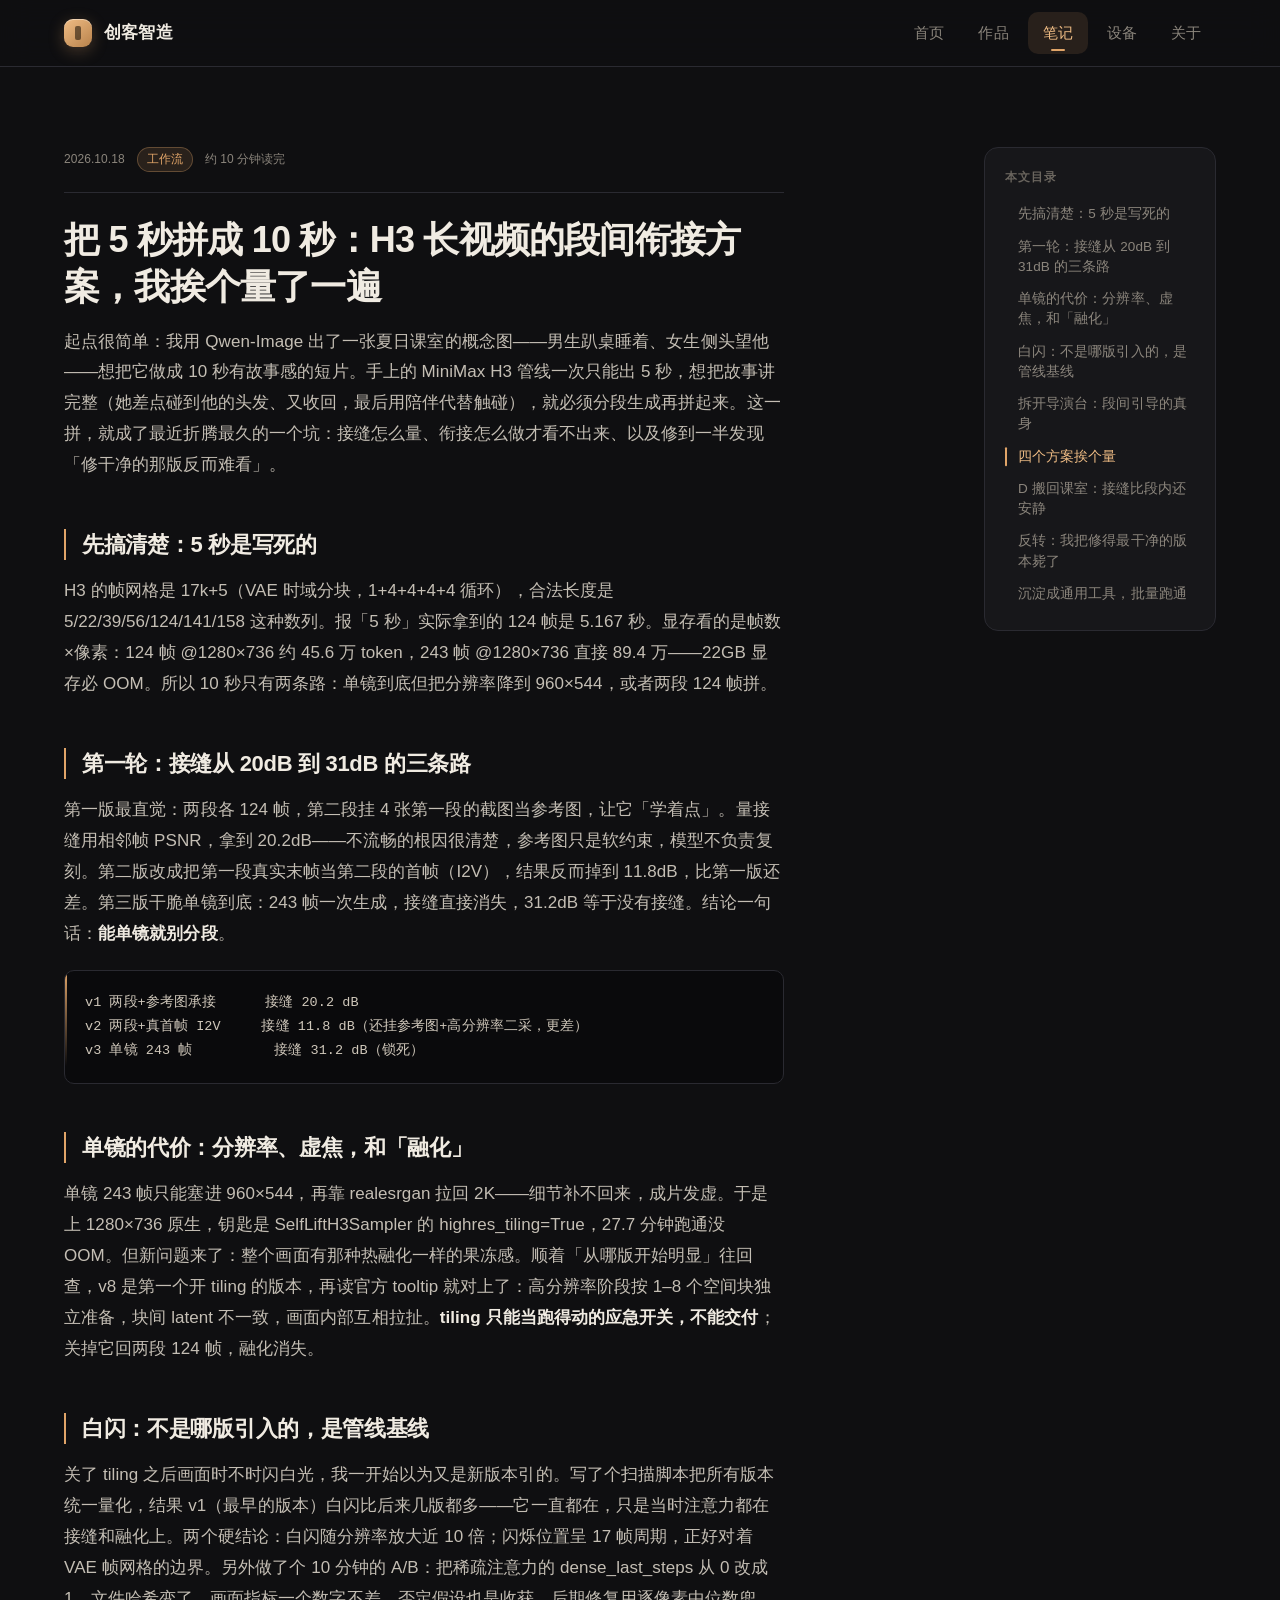
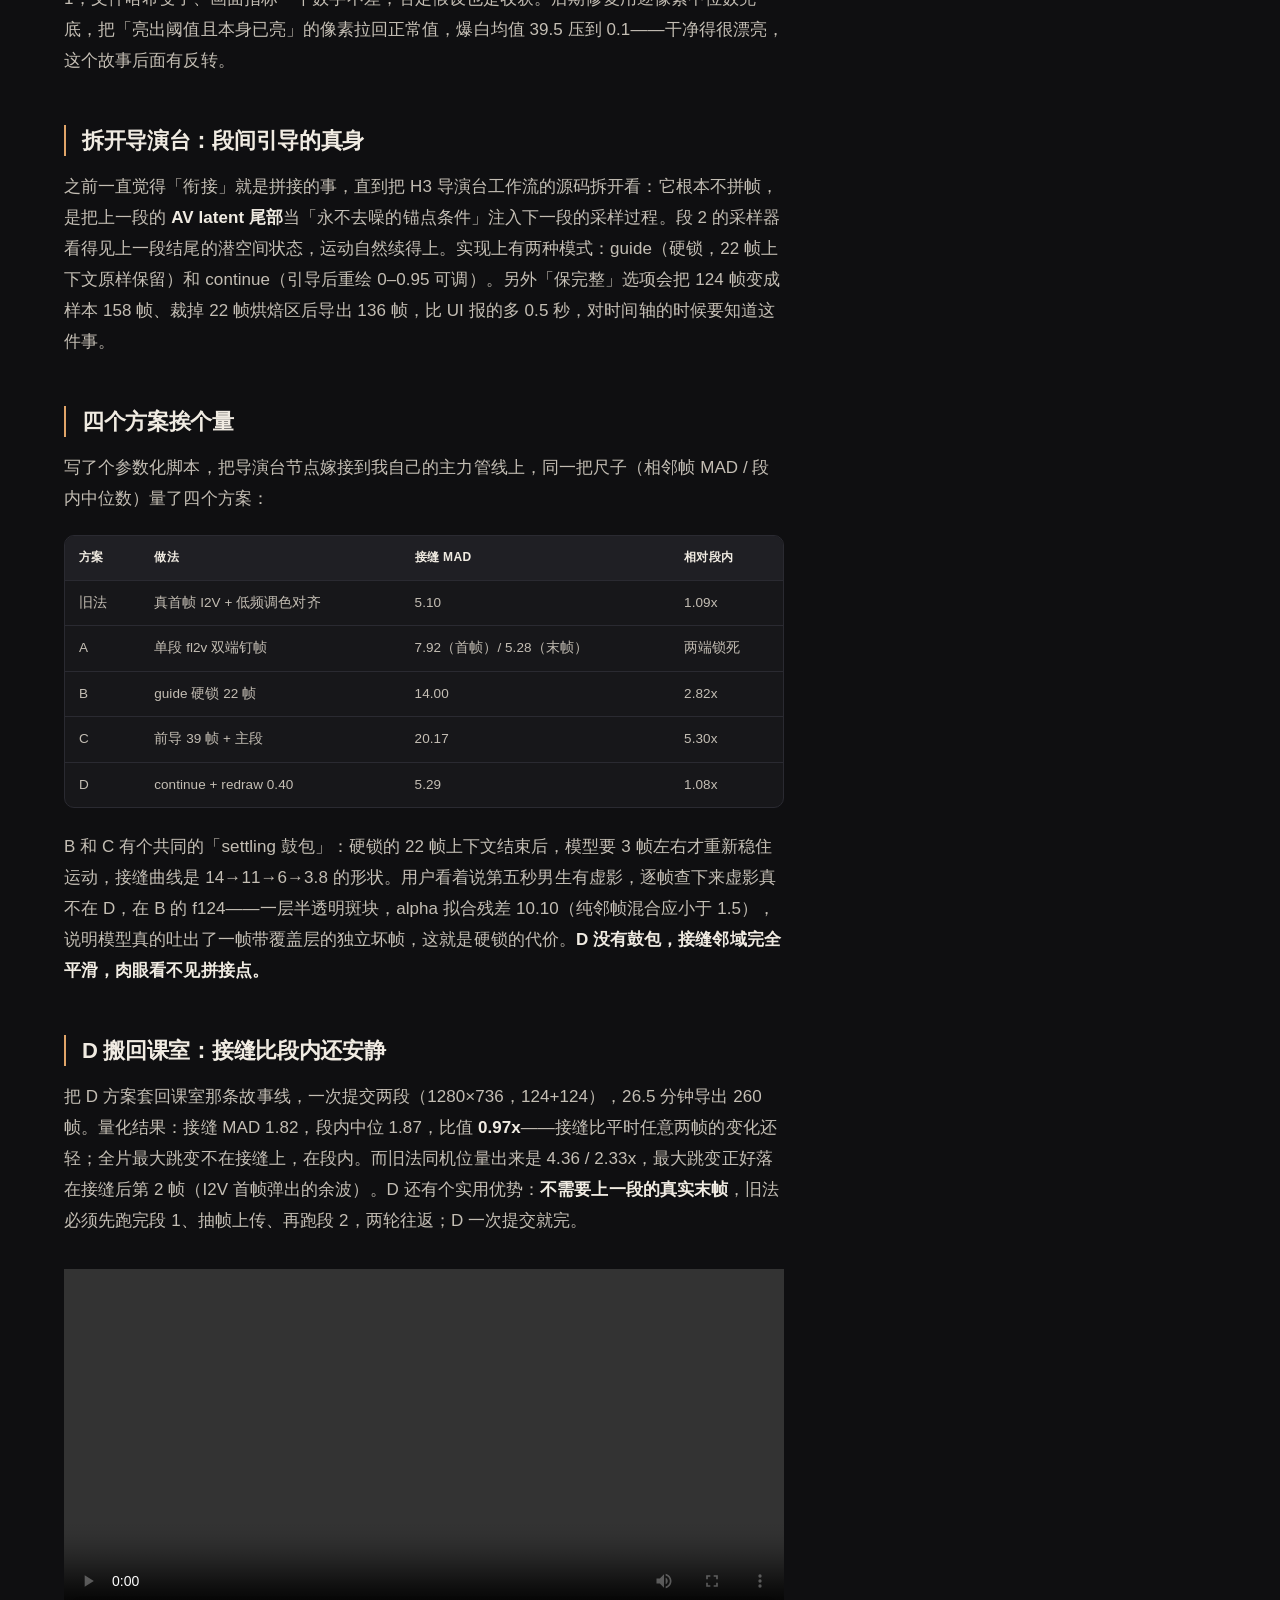
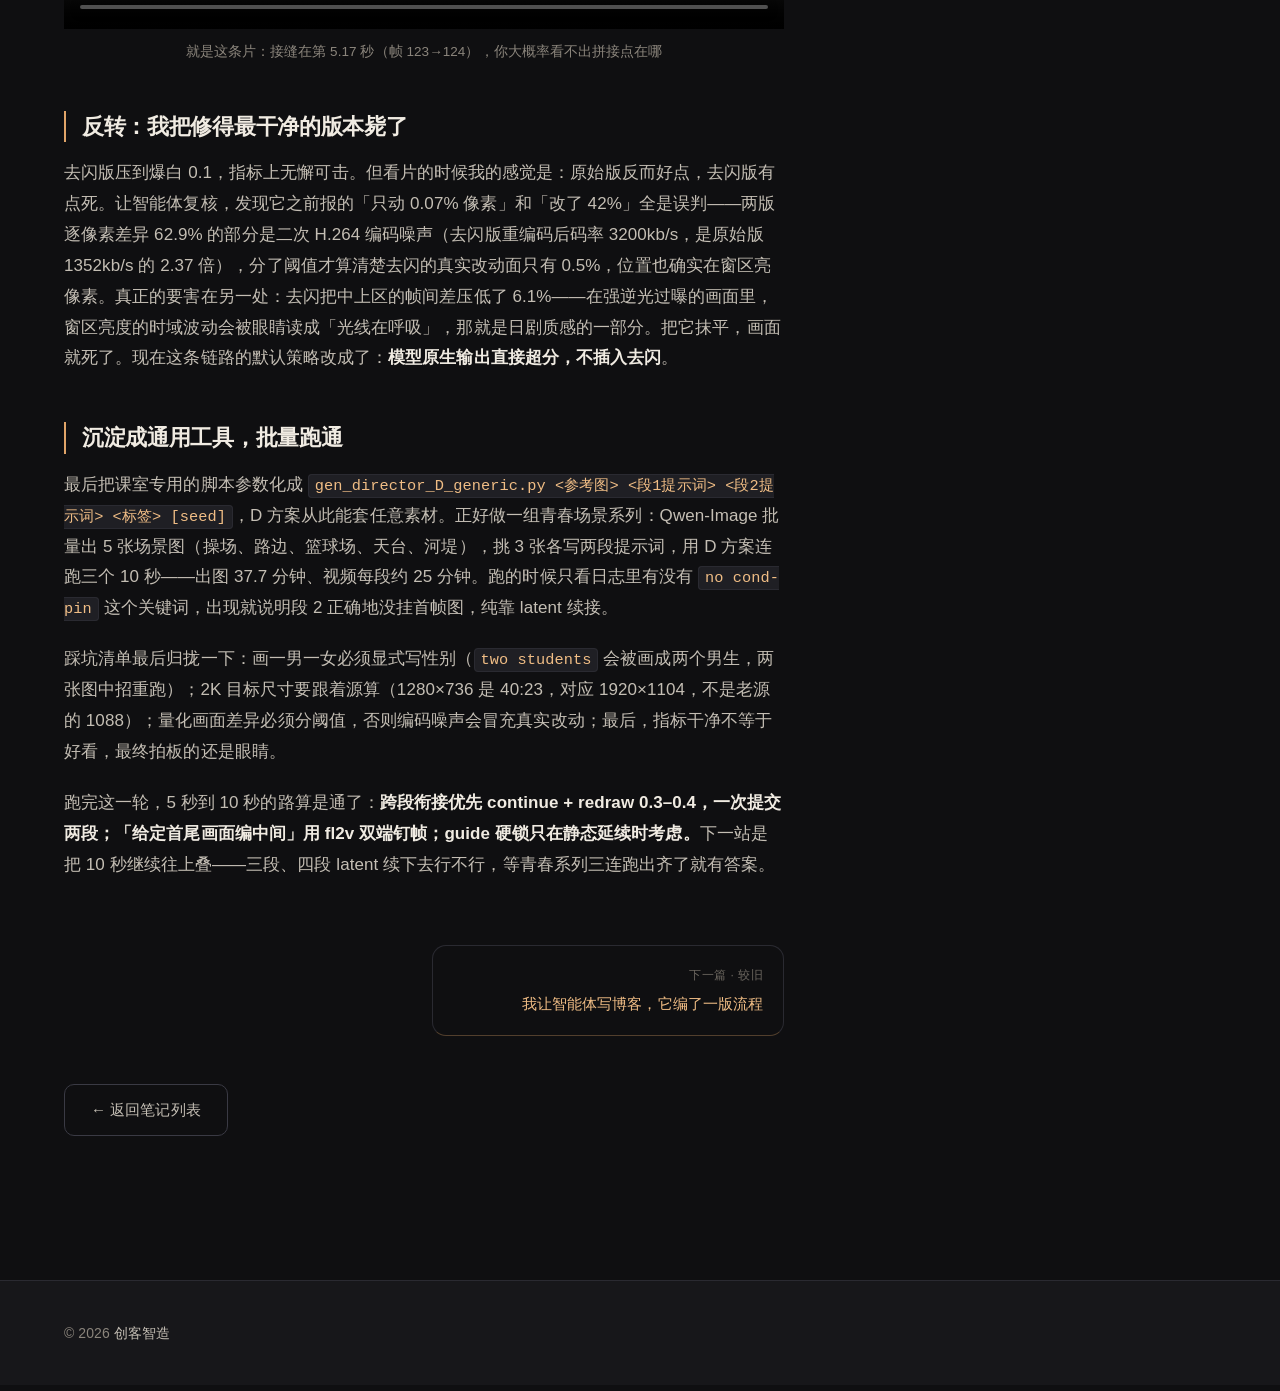
<file: post.html>
<!DOCTYPE html>
<html lang="zh-CN">
<head>
<meta charset="UTF-8">
<meta name="viewport" content="width=device-width, initial-scale=1">
<title>文章 · 创客智造</title>
<meta name="theme-color" content="#0f0f11">
<link rel="icon" href="data:image/svg+xml,%3Csvg xmlns='http://www.w3.org/2000/svg' viewBox='0 0 32 32'%3E%3Crect width='32' height='32' rx='8' fill='%23e0a468'/%3E%3Crect x='13' y='8' width='6' height='16' rx='2' fill='%231c1206'/%3E%3C/svg%3E">
<link rel="stylesheet" href="assets/style.css">
</head>
<body>

<a class="skip-link" href="#main">跳到主要内容</a>

<header class="nav">
  <div class="wrap nav-inner">
    <a class="brand" href="index.html">
      <span class="brand-mark" aria-hidden="true"></span>
      <span id="brand-name">创客智造</span>
    </a>
    <nav class="nav-links" id="nav-links" aria-label="主导航"></nav>
    <button class="nav-toggle" id="nav-toggle" type="button"
            aria-label="打开菜单" aria-expanded="false" aria-controls="nav-links">
      <span></span><span></span><span></span>
    </button>
  </div>
</header>

<div class="progress" id="progress" aria-hidden="true"></div>

<main id="main">

<section class="block">
  <div class="wrap">
    <div class="post-layout">
      <article class="prose" id="post"></article>
      <aside class="toc" id="toc" aria-label="本文目录"></aside>
    </div>
    <div style="margin-top:var(--sp-12)">
      <a class="btn btn-ghost" href="blog.html">← 返回笔记列表</a>
    </div>
  </div>
</section>

</main>

<button class="totop" id="totop" type="button" aria-label="回到顶部">↑</button>

<footer>
  <div class="wrap footer-inner">
    <span>© 2026 <span class="fn-brand"></span></span>
  </div>
</footer>

<script src="assets/data.js"></script>
<script src="assets/app.js"></script>
<script>
mountNav("blog.html");
$$(".fn-brand").forEach(e => (e.textContent = SITE.name));
renderPost("#post");
</script>
</body>
</html>
</file>
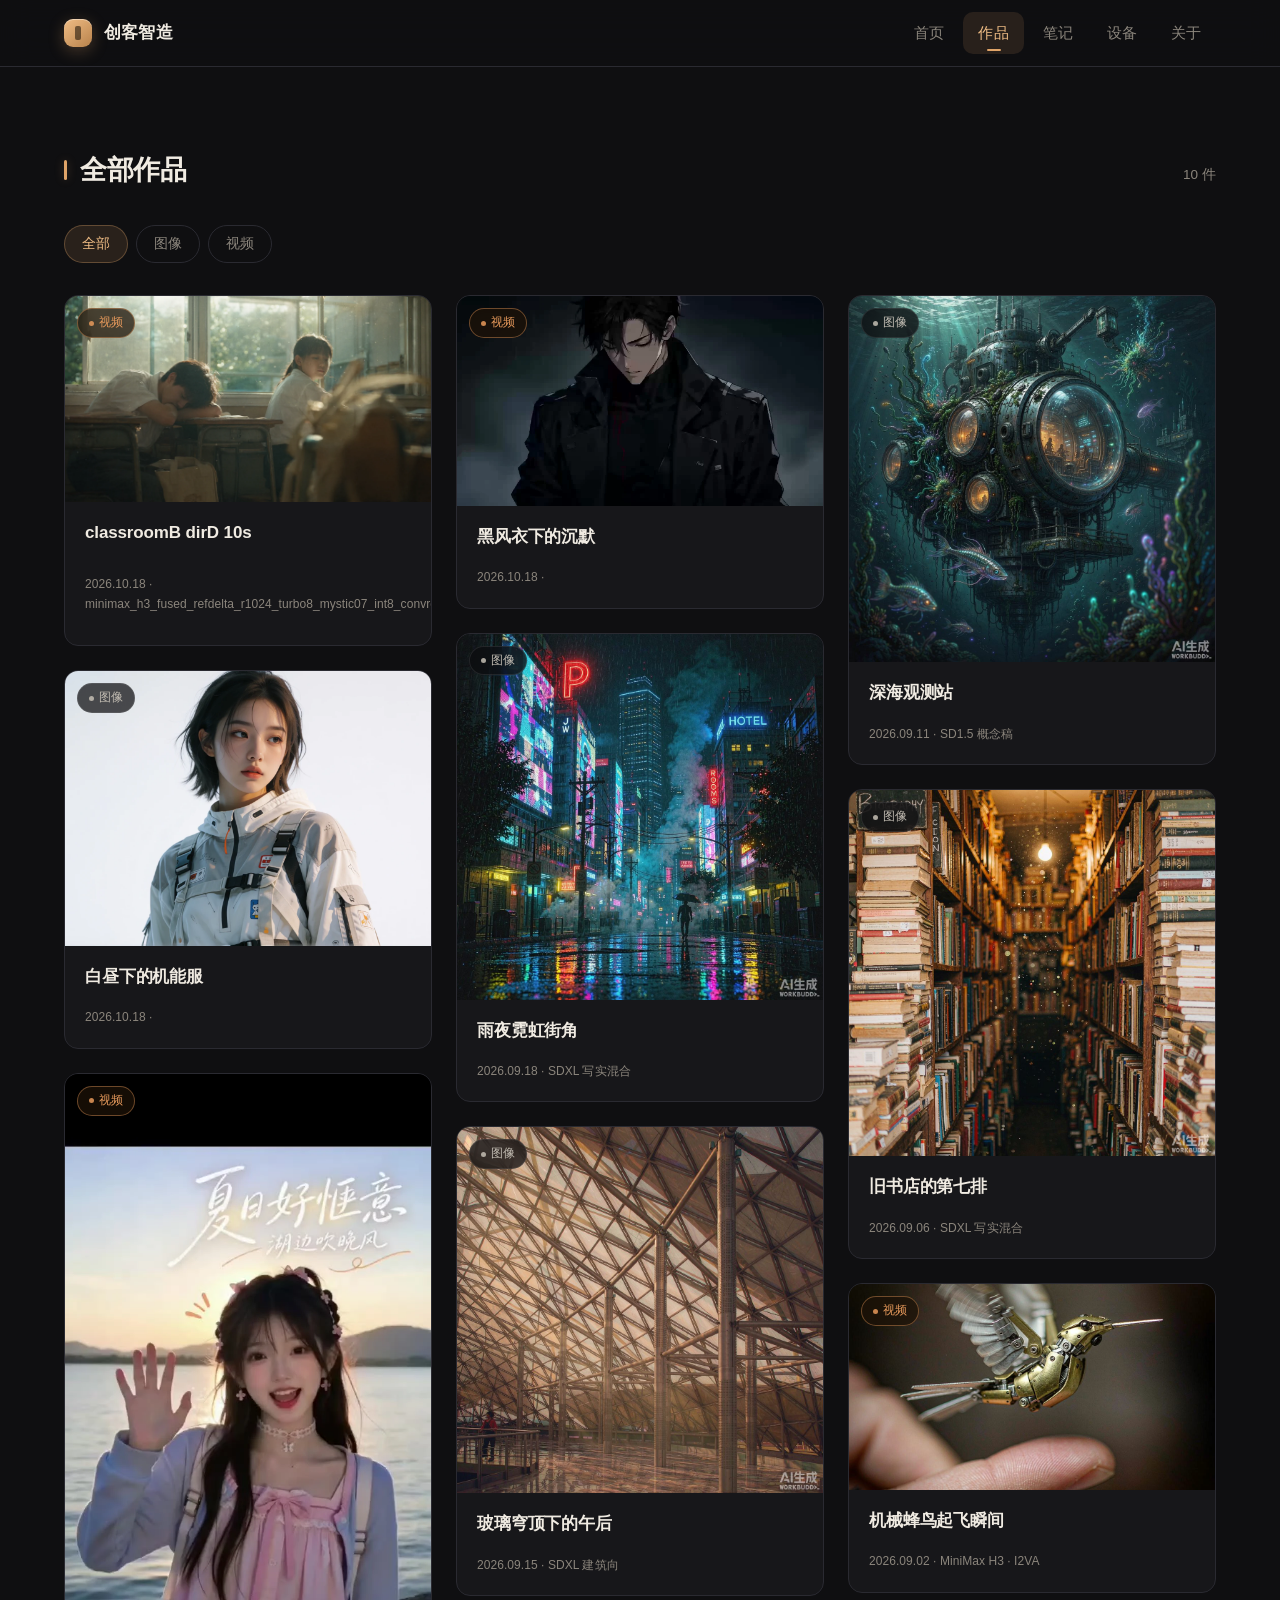
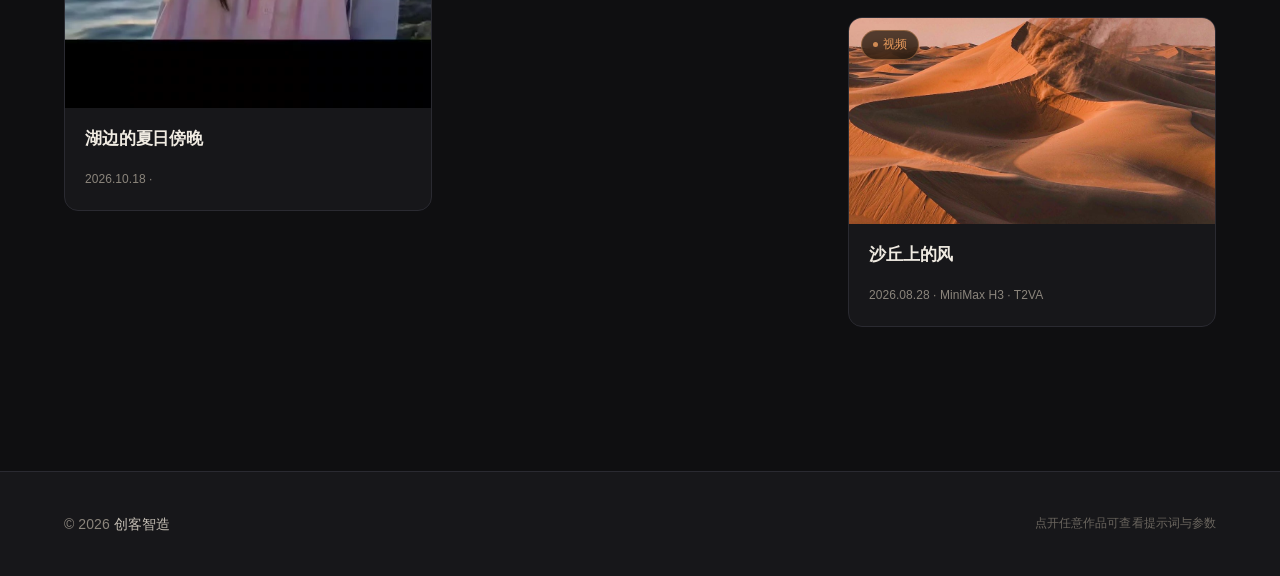
<file: works.html>
<!DOCTYPE html>
<html lang="zh-CN">
<head>
<meta charset="UTF-8">
<meta name="viewport" content="width=device-width, initial-scale=1">
<title>作品 · 创客智造</title>
<meta name="description" content="用 ComfyUI 与 MiniMax H3 生成的图像与视频作品，附完整提示词与采样参数。">
<meta name="theme-color" content="#0f0f11">
<link rel="canonical" href="https://makermake.top/works.html">
<link rel="icon" href="data:image/svg+xml,%3Csvg xmlns='http://www.w3.org/2000/svg' viewBox='0 0 32 32'%3E%3Crect width='32' height='32' rx='8' fill='%23e0a468'/%3E%3Crect x='13' y='8' width='6' height='16' rx='2' fill='%231c1206'/%3E%3C/svg%3E">
<link rel="stylesheet" href="assets/style.css">
</head>
<body>

<a class="skip-link" href="#main">跳到主要内容</a>

<header class="nav">
  <div class="wrap nav-inner">
    <a class="brand" href="index.html">
      <span class="brand-mark" aria-hidden="true"></span>
      <span id="brand-name">创客智造</span>
    </a>
    <nav class="nav-links" id="nav-links" aria-label="主导航"></nav>
    <button class="nav-toggle" id="nav-toggle" type="button"
            aria-label="打开菜单" aria-expanded="false" aria-controls="nav-links">
      <span></span><span></span><span></span>
    </button>
  </div>
</header>

<main id="main">

<section class="block">
  <div class="wrap">
    <div class="block-head">
      <h2>全部作品</h2>
      <span class="more" id="count"></span>
    </div>
    <div class="filters" role="group" aria-label="按类型筛选">
      <button class="chip active" data-f="all" type="button">全部</button>
      <button class="chip" data-f="image" type="button">图像</button>
      <button class="chip" data-f="video" type="button">视频</button>
    </div>
    <div class="grid" id="grid"></div>
  </div>
</section>

</main>

<footer>
  <div class="wrap footer-inner">
    <span>© 2026 <span class="fn-brand"></span></span>
    <span class="footer-meta">点开任意作品可查看提示词与参数</span>
  </div>
</footer>

<div class="modal" id="modal" role="dialog" aria-modal="true" aria-labelledby="modal-title">
  <button class="modal-close" type="button" aria-label="关闭">×</button>
  <div class="modal-box" id="modal-body"></div>
</div>

<script src="assets/data.js"></script>
<script src="assets/app.js"></script>
<script>
mountNav("works.html");
$$(".fn-brand").forEach(e => (e.textContent = SITE.name));

function applyFilter(f) {
  const items = f === "all" ? WORKS : WORKS.filter(w => w.type === f);
  renderWorks("#grid", items);
  document.getElementById("count").textContent =
    items.length + (f === "all" ? " 件" : f === "image" ? " 件图像" : " 件视频");
}

$$(".chip").forEach(c => {
  c.addEventListener("click", () => {
    $$(".chip").forEach(x => {
      x.classList.remove("active");
      x.setAttribute("aria-pressed", "false");
    });
    c.classList.add("active");
    c.setAttribute("aria-pressed", "true");
    applyFilter(c.dataset.f);
  });
});

applyFilter("all");
</script>
</body>
</html>
</file>
<file: assets/style.css>
/* ==========================================================================
   MakerMake · Design Token System
   Theme: 暗色摄影画廊 —— 中性炭黑底 + 暖铜强调，衬托暖调作品
   所有颜色、字号、间距、动效统一由 token 驱动
   ========================================================================== */

:root {
  /* ---- 色板：中性暗底 ---- */
  --bg:            #0f0f11;
  --bg-deep:       #0a0a0c;
  --surface:       #17171a;
  --surface-2:     #1f1f24;
  --surface-3:     #26262c;
  --border:        #2a2a31;
  --border-strong: #3a3a44;

  /* ---- 色板：文字（暖白，与暖调作品同一色温） ---- */
  --text:    #f0ebe2;
  --text-2:  #c4beb4;
  --muted:   #8b857c;
  --muted-2: #6a655e;

  /* ---- 色板：强调色 ---- */
  --accent:      #e0a468;
  --accent-hi:   #f0bd85;
  --accent-dim:  #b8824b;
  --accent-2:    #6f88d8;
  --accent-soft: rgba(224, 164, 104, 0.12);
  --accent-line: rgba(224, 164, 104, 0.32);
  --accent-glow: rgba(224, 164, 104, 0.28);

  /* ---- 语义色 ---- */
  --video:      #e79a5c;
  --video-soft: rgba(231, 154, 92, 0.14);

  /* ---- 间距：8 点网格 ---- */
  --sp-1: 4px;
  --sp-2: 8px;
  --sp-3: 12px;
  --sp-4: 16px;
  --sp-5: 20px;
  --sp-6: 24px;
  --sp-8: 32px;
  --sp-10: 40px;
  --sp-12: 48px;
  --sp-16: 64px;
  --sp-20: 80px;
  --sp-24: 96px;

  /* ---- 字号 ---- */
  --fs-xs:  12px;
  --fs-sm:  13.5px;
  --fs-base: 16px;
  --fs-md:  17px;
  --fs-lg:  19px;
  --fs-xl:  22px;
  --fs-2xl: 27px;
  --fs-3xl: 34px;
  --fs-4xl: 46px;

  /* ---- 字体族 ---- */
  --font-sans: 'Inter', -apple-system, BlinkMacSystemFont, 'Segoe UI',
    'PingFang SC', 'Hiragino Sans GB', 'Microsoft YaHei', sans-serif;
  --font-mono: ui-monospace, SFMono-Regular, 'SF Mono', Menlo, Consolas,
    'Liberation Mono', monospace;

  /* ---- 圆角 ---- */
  --r-sm: 6px;
  --r-md: 10px;
  --r-lg: 14px;
  --r-xl: 20px;
  --r-full: 999px;

  /* ---- 阴影 / 层次 ---- */
  --shadow-sm: 0 1px 2px rgba(0, 0, 0, 0.4);
  --shadow-md: 0 6px 18px -4px rgba(0, 0, 0, 0.5);
  --shadow-lg: 0 20px 44px -12px rgba(0, 0, 0, 0.62);
  --shadow-xl: 0 40px 88px -20px rgba(0, 0, 0, 0.75);

  /* ---- 动效 ---- */
  --ease: cubic-bezier(0.22, 0.61, 0.36, 1);
  --t-fast: 140ms var(--ease);
  --t-base: 220ms var(--ease);
  --t-slow: 420ms var(--ease);

  /* ---- 布局 ---- */
  --max: 1200px;
  --max-readable: 720px;
  --nav-h: 66px;

  /* ---- 层级 ---- */
  --z-nav: 50;
  --z-progress: 60;
  --z-fab: 70;
  --z-modal: 100;
  --z-drawer: 120;
}

/* ==========================================================================
   基础重置
   ========================================================================== */

*, *::before, *::after { box-sizing: border-box; }

html {
  scroll-behavior: smooth;
  scroll-padding-top: calc(var(--nav-h) + var(--sp-6));
  -webkit-text-size-adjust: 100%;
}

::selection { background: rgba(224, 164, 104, 0.28); color: #fff; }

body {
  margin: 0;
  background: var(--bg);
  color: var(--text);
  font-family: var(--font-sans);
  font-size: var(--fs-base);
  line-height: 1.72;
  letter-spacing: 0.004em;
  -webkit-font-smoothing: antialiased;
  -moz-osx-font-smoothing: grayscale;
}

a { color: inherit; text-decoration: none; }
img { display: block; max-width: 100%; }
button { font-family: inherit; }

/* 统一可见焦点环，键盘可达性 */
:focus-visible {
  outline: 2px solid var(--accent-hi);
  outline-offset: 3px;
  border-radius: var(--r-sm);
}

.wrap {
  width: 100%;
  max-width: var(--max);
  margin: 0 auto;
  padding: 0 var(--sp-6);
}

.sr-only {
  position: absolute;
  width: 1px; height: 1px;
  padding: 0; margin: -1px;
  overflow: hidden;
  clip: rect(0 0 0 0);
  white-space: nowrap;
  border: 0;
}

.skip-link {
  position: absolute;
  left: 50%;
  top: 8px;
  transform: translate(-50%, -160%);
  z-index: 200;
  background: var(--accent);
  color: #1a1208;
  padding: 10px 20px;
  border-radius: var(--r-md);
  font-size: var(--fs-sm);
  font-weight: 600;
  transition: transform var(--t-base);
}
.skip-link:focus { transform: translate(-50%, 0); }

/* ==========================================================================
   顶部导航
   ========================================================================== */

header.nav {
  position: sticky;
  top: 0;
  z-index: var(--z-nav);
  background: rgba(15, 15, 17, 0.78);
  backdrop-filter: saturate(150%) blur(16px);
  -webkit-backdrop-filter: saturate(150%) blur(16px);
  border-bottom: 1px solid var(--border);
}

.nav-inner {
  display: flex;
  align-items: center;
  justify-content: space-between;
  height: var(--nav-h);
  gap: var(--sp-4);
  position: relative;
}

.brand {
  display: inline-flex;
  align-items: center;
  gap: var(--sp-3);
  font-weight: 600;
  font-size: var(--fs-md);
  letter-spacing: 0.01em;
  flex-shrink: 0;
}

.brand-mark {
  position: relative;
  width: 28px; height: 28px;
  border-radius: 9px;
  background: linear-gradient(140deg, var(--accent-hi), var(--accent-dim));
  box-shadow: 0 4px 16px var(--accent-glow), inset 0 1px 0 rgba(255, 255, 255, 0.4);
  flex-shrink: 0;
}
/* 胶片孔隐喻：中央一道竖向暗槽 */
.brand-mark::after {
  content: "";
  position: absolute;
  inset: 7px 11px;
  border-radius: 2px;
  background: rgba(20, 12, 4, 0.55);
}
.brand-sub {
  font-size: var(--fs-xs);
  color: var(--muted-2);
  font-weight: 500;
  letter-spacing: 0.08em;
  text-transform: uppercase;
  display: none;
}

.nav-links {
  display: flex;
  align-items: center;
  gap: var(--sp-1);
  font-size: 15px;
  color: var(--muted);
}
.nav-links a {
  position: relative;
  padding: 8px 15px;
  border-radius: var(--r-md);
  transition: color var(--t-fast), background var(--t-fast);
}
.nav-links a:hover { color: var(--text); background: var(--surface-2); }
.nav-links a.active { color: var(--accent-hi); background: var(--accent-soft); }
.nav-links a.active::after {
  content: "";
  position: absolute;
  left: 50%; bottom: 3px;
  transform: translateX(-50%);
  width: 14px; height: 2px;
  border-radius: 2px;
  background: var(--accent);
}

/* 汉堡按钮：仅移动端显示 */
.nav-toggle {
  display: none;
  width: 42px; height: 42px;
  align-items: center;
  justify-content: center;
  flex-direction: column;
  gap: 5px;
  background: transparent;
  border: 1px solid var(--border);
  border-radius: var(--r-md);
  cursor: pointer;
  padding: 0;
  transition: border-color var(--t-fast), background var(--t-fast);
}
.nav-toggle:hover { border-color: var(--border-strong); background: var(--surface-2); }
.nav-toggle span {
  display: block;
  width: 17px; height: 1.5px;
  border-radius: 2px;
  background: var(--text-2);
  transition: transform var(--t-base), opacity var(--t-fast);
}
.nav-toggle[aria-expanded="true"] span:nth-child(1) { transform: translateY(6.5px) rotate(45deg); }
.nav-toggle[aria-expanded="true"] span:nth-child(2) { opacity: 0; }
.nav-toggle[aria-expanded="true"] span:nth-child(3) { transform: translateY(-6.5px) rotate(-45deg); }

/* ==========================================================================
   按钮
   ========================================================================== */

.btn {
  display: inline-flex;
  align-items: center;
  justify-content: center;
  gap: var(--sp-2);
  padding: 12px 26px;
  min-height: 46px;
  border-radius: var(--r-md);
  font-size: 15px;
  font-weight: 500;
  border: 1px solid var(--border);
  background: transparent;
  color: var(--text);
  cursor: pointer;
  transition: transform var(--t-fast), box-shadow var(--t-base),
              background var(--t-fast), border-color var(--t-fast), color var(--t-fast);
}
.btn:hover { transform: translateY(-1px); }
.btn:active { transform: translateY(0); }

.btn-primary {
  background: linear-gradient(140deg, var(--accent-hi), var(--accent));
  color: #1c1206;
  border-color: transparent;
  font-weight: 600;
  box-shadow: 0 4px 18px -4px var(--accent-glow);
}
.btn-primary:hover {
  box-shadow: 0 10px 28px -6px var(--accent-glow);
  background: linear-gradient(140deg, #f7c894, var(--accent-hi));
}

.btn-ghost { border-color: var(--border-strong); color: var(--text-2); }
.btn-ghost:hover {
  background: var(--surface-2);
  border-color: var(--accent-line);
  color: var(--text);
}

.btn-row { display: flex; flex-wrap: wrap; gap: var(--sp-3); align-items: center; }

/* ==========================================================================
   Hero
   ========================================================================== */

.hero {
  position: relative;
  padding: 92px 0 84px;
  border-bottom: 1px solid var(--border);
  overflow: hidden;
}
/* 暖色光晕 + 极细网格，营造暗房工作台质感 */
.hero::before {
  content: "";
  position: absolute;
  inset: 0;
  pointer-events: none;
  background:
    radial-gradient(760px 420px at 82% -12%, rgba(224, 164, 104, 0.16), transparent 62%),
    radial-gradient(620px 380px at 4% 108%, rgba(111, 136, 216, 0.11), transparent 62%);
}
.hero::after {
  content: "";
  position: absolute;
  inset: 0;
  pointer-events: none;
  opacity: 0.5;
  background-image:
    linear-gradient(rgba(255, 255, 255, 0.022) 1px, transparent 1px),
    linear-gradient(90deg, rgba(255, 255, 255, 0.022) 1px, transparent 1px);
  background-size: 52px 52px;
  mask-image: radial-gradient(680px 420px at 60% 40%, #000 20%, transparent 78%);
  -webkit-mask-image: radial-gradient(680px 420px at 60% 40%, #000 20%, transparent 78%);
}
.hero > .wrap { position: relative; z-index: 1; }

.hero-inner {
  display: grid;
  grid-template-columns: minmax(0, 1.02fr) minmax(0, 0.98fr);
  gap: var(--sp-16);
  align-items: center;
}

.hero-eyebrow {
  display: inline-flex;
  align-items: center;
  gap: var(--sp-2);
  font-size: var(--fs-xs);
  font-weight: 500;
  letter-spacing: 0.09em;
  text-transform: uppercase;
  color: var(--accent);
  background: var(--accent-soft);
  border: 1px solid var(--accent-line);
  padding: 5px 14px;
  border-radius: var(--r-full);
  margin-bottom: var(--sp-6);
}
.hero-eyebrow::before {
  content: "";
  width: 5px; height: 5px;
  border-radius: 50%;
  background: var(--accent);
  box-shadow: 0 0 8px var(--accent);
}

.hero h1 {
  margin: 0 0 var(--sp-5);
  font-size: var(--fs-4xl);
  line-height: 1.24;
  font-weight: 600;
  letter-spacing: -0.022em;
}

.grad {
  background: linear-gradient(96deg, var(--accent-hi) 8%, var(--accent) 48%, #c98f56 96%);
  -webkit-background-clip: text;
  background-clip: text;
  color: transparent;
}

.hero p.lead {
  margin: 0 0 var(--sp-8);
  max-width: 34em;
  color: var(--text-2);
  font-size: var(--fs-md);
  line-height: 1.78;
}

.hero-stats {
  display: flex;
  flex-wrap: wrap;
  gap: var(--sp-10);
  margin-top: var(--sp-12);
  padding-top: var(--sp-8);
  border-top: 1px solid var(--border);
}
.hero-stats > div { min-width: 78px; }
.stat-num {
  font-size: var(--fs-2xl);
  font-weight: 600;
  color: var(--accent-hi);
  font-variant-numeric: tabular-nums;
  line-height: 1.15;
  letter-spacing: -0.01em;
}
.stat-label {
  font-size: var(--fs-xs);
  color: var(--muted);
  margin-top: var(--sp-1);
  letter-spacing: 0.03em;
}

/* Hero 图像：厚边框模拟相纸冲印
   用 Wrapper 承载比例，img 自己撑满 —— 避免 aspect-ratio 与 height 冲突导致拉伸 */
.hero-art { position: relative; padding-bottom: 12%; }
.hero-art .art-main,
.hero-art .art-float {
  position: relative;
  border-radius: var(--r-xl);
  overflow: hidden;
  border: 1px solid var(--border-strong);
  box-shadow: var(--shadow-xl);
}
.hero-art .art-main {
  aspect-ratio: 1 / 1;
  animation: fadeUp 700ms var(--ease) both;
}
.hero-art .art-main img,
.hero-art .art-float img {
  width: 100%;
  height: 100%;
  object-fit: cover;
}
.hero-art .art-float {
  position: absolute;
  width: 43%;
  aspect-ratio: 1 / 1;
  left: -6%;
  bottom: 0;
  border-radius: var(--r-lg);
  border: 6px solid var(--bg);
  box-shadow: var(--shadow-lg);
  transform: rotate(-3.5deg);
  animation: fadeUp 700ms 140ms var(--ease) both;
  transition: transform var(--t-slow);
}
.hero-art:hover .art-float { transform: rotate(-1.5deg) translateY(-6px); }

/* ==========================================================================
   区块与标题
   ========================================================================== */

section.block { padding: var(--sp-20) 0; }
section.block.tight { padding-top: 0; }

.block-head {
  display: flex;
  align-items: baseline;
  justify-content: space-between;
  gap: var(--sp-4);
  margin-bottom: var(--sp-8);
}
.block-head h2 {
  position: relative;
  margin: 0;
  font-size: var(--fs-2xl);
  font-weight: 600;
  letter-spacing: -0.018em;
  padding-left: var(--sp-4);
}
.block-head h2::before {
  content: "";
  position: absolute;
  left: 0; top: 50%;
  transform: translateY(-50%);
  width: 3px; height: 20px;
  border-radius: 2px;
  background: var(--accent);
  box-shadow: 0 0 10px var(--accent-glow);
}
.block-head .more {
  font-size: var(--fs-sm);
  color: var(--muted);
  transition: color var(--t-fast), transform var(--t-fast);
  white-space: nowrap;
}
.block-head .more:hover { color: var(--accent-hi); transform: translateX(2px); }

/* ==========================================================================
   作品画廊 —— 自适应比例，零裁切
   ========================================================================== */

/* 采用 masonry 式列布局：卡片按内容自然高度排列，
   1:1 图像与 16:9 视频混排时不会互相撑出空白 */
.grid {
  columns: 3;
  column-gap: var(--sp-6);
}
.grid .card { break-inside: avoid; margin-bottom: var(--sp-6); }

.card {
  position: relative;
  display: flex;
  flex-direction: column;
  background: var(--surface);
  border: 1px solid var(--border);
  border-radius: var(--r-lg);
  overflow: hidden;
  cursor: pointer;
  text-align: left;
  padding: 0;
  color: inherit;
  font: inherit;
  transition: transform var(--t-base), border-color var(--t-base), box-shadow var(--t-base);
  animation: fadeUp 500ms var(--ease) both;
}
.card:hover {
  transform: translateY(-5px);
  border-color: var(--accent-line);
  box-shadow: var(--shadow-lg);
}

/* 关键修复：按真实比例呈现，不再强制 4:3 裁切 */
.card-thumb {
  position: relative;
  aspect-ratio: var(--thumb-ratio, 1 / 1);
  background: var(--bg-deep);
  overflow: hidden;
}
.card-thumb img {
  width: 100%;
  height: 100%;
  object-fit: cover;
  transition: transform 600ms var(--ease);
}
.card:hover .card-thumb img { transform: scale(1.04); }
/* 底部渐隐，让徽标与元信息始终可读 */
.card-thumb::after {
  content: "";
  position: absolute;
  inset: auto 0 0 0;
  height: 42%;
  background: linear-gradient(to top, rgba(10, 10, 12, 0.72), transparent);
  opacity: 0;
  transition: opacity var(--t-base);
  pointer-events: none;
}
.card:hover .card-thumb::after { opacity: 1; }

.badge {
  position: absolute;
  top: var(--sp-3);
  left: var(--sp-3);
  z-index: 2;
  display: inline-flex;
  align-items: center;
  gap: 5px;
  padding: 4px 11px;
  border-radius: var(--r-full);
  font-size: 11.5px;
  font-weight: 500;
  letter-spacing: 0.02em;
  color: var(--text-2);
  background: rgba(12, 12, 14, 0.72);
  backdrop-filter: blur(8px);
  border: 1px solid rgba(255, 255, 255, 0.09);
}
.badge.video {
  color: var(--video);
  border-color: rgba(231, 154, 92, 0.42);
  background: rgba(30, 18, 8, 0.72);
}
.badge::before {
  content: "";
  width: 5px; height: 5px;
  border-radius: 50%;
  background: currentColor;
  opacity: 0.85;
}
.badge.video::before { animation: pulse 2.2s ease-in-out infinite; }

.card-body {
  padding: var(--sp-4) var(--sp-5) var(--sp-5);
  display: flex;
  flex-direction: column;
  gap: var(--sp-1);
  flex: 1;
}
.card-body h3 {
  margin: 0;
  font-size: var(--fs-md);
  font-weight: 600;
  letter-spacing: -0.008em;
  transition: color var(--t-fast);
}
.card:hover .card-body h3 { color: var(--accent-hi); }
.card-meta {
  font-size: var(--fs-xs);
  color: var(--muted);
  font-variant-numeric: tabular-nums;
}
.card-foot {
  display: flex;
  align-items: center;
  justify-content: space-between;
  gap: var(--sp-3);
  margin-top: auto;
  padding-top: var(--sp-3);
}
.card-more {
  font-size: var(--fs-xs);
  color: var(--accent);
  opacity: 0;
  transform: translateX(-4px);
  transition: opacity var(--t-base), transform var(--t-base);
}
.card:hover .card-more { opacity: 1; transform: translateX(0); }

.grid .card:nth-child(2) { animation-delay: 60ms; }
.grid .card:nth-child(3) { animation-delay: 120ms; }
.grid .card:nth-child(4) { animation-delay: 180ms; }
.grid .card:nth-child(5) { animation-delay: 240ms; }
.grid .card:nth-child(6) { animation-delay: 300ms; }

/* ==========================================================================
   笔记列表
   ========================================================================== */

.post-list { display: flex; flex-direction: column; gap: var(--sp-1); }

.post-item {
  position: relative;
  display: grid;
  grid-template-columns: 96px minmax(0, 1fr);
  gap: var(--sp-5);
  padding: var(--sp-5) var(--sp-4);
  border-radius: var(--r-lg);
  border: 1px solid transparent;
  transition: background var(--t-fast), border-color var(--t-fast);
}
.post-item:hover { background: var(--surface); border-color: var(--border); }

.post-date {
  font-size: var(--fs-xs);
  color: var(--muted-2);
  font-variant-numeric: tabular-nums;
  padding-top: 5px;
  letter-spacing: 0.02em;
}
.post-main { min-width: 0; }
.post-title {
  display: inline;
  font-size: var(--fs-md);
  font-weight: 500;
  letter-spacing: -0.008em;
  transition: color var(--t-fast);
}
.post-item:hover .post-title { color: var(--accent-hi); }
.post-excerpt {
  margin-top: var(--sp-2);
  font-size: 14px;
  color: var(--muted);
  line-height: 1.68;
  max-width: 62ch;
}
.tag {
  display: inline-block;
  font-size: 11.5px;
  color: var(--accent);
  background: var(--accent-soft);
  border: 1px solid var(--accent-line);
  padding: 1px 9px;
  border-radius: var(--r-full);
  margin-left: var(--sp-3);
  vertical-align: 2px;
  white-space: nowrap;
}
.post-item::after {
  content: "→";
  position: absolute;
  right: var(--sp-5);
  top: 50%;
  transform: translate(10px, -50%);
  opacity: 0;
  color: var(--accent);
  transition: opacity var(--t-base), transform var(--t-base);
}
.post-item:hover::after { opacity: 1; transform: translate(0, -50%); }

/* ==========================================================================
   筛选 chips
   ========================================================================== */

.filters {
  display: flex;
  gap: var(--sp-2);
  margin-bottom: var(--sp-8);
  flex-wrap: wrap;
}
.chip {
  padding: 8px 17px;
  min-height: 38px;
  border-radius: var(--r-full);
  font-size: 14px;
  border: 1px solid var(--border);
  color: var(--muted);
  background: transparent;
  cursor: pointer;
  transition: color var(--t-fast), border-color var(--t-fast), background var(--t-fast);
}
.chip:hover { color: var(--text); border-color: var(--border-strong); background: var(--surface-2); }
.chip.active {
  background: var(--accent-soft);
  color: var(--accent-hi);
  border-color: var(--accent-line);
  font-weight: 500;
}

/* ==========================================================================
   文章正文
   ========================================================================== */

.prose {
  max-width: var(--max-readable);
  font-size: var(--fs-md);
  line-height: 1.82;
  color: var(--text-2);
}
.prose h1 {
  font-size: clamp(26px, 4.4vw, 36px);
  line-height: 1.3;
  margin: var(--sp-3) 0 var(--sp-4);
  font-weight: 600;
  letter-spacing: -0.022em;
  color: var(--text);
}
.prose h2 {
  position: relative;
  font-size: var(--fs-xl);
  margin: var(--sp-12) 0 var(--sp-4);
  font-weight: 600;
  letter-spacing: -0.014em;
  line-height: 1.42;
  color: var(--text);
  padding-left: var(--sp-4);
  border-left: 2px solid var(--accent);
  scroll-margin-top: calc(var(--nav-h) + var(--sp-6));
}
.prose h2:hover::after {
  content: "#";
  position: absolute;
  left: -2px; top: 50%;
  transform: translate(-100%, -50%);
  padding-right: 10px;
  color: var(--accent-dim);
  opacity: 0.55;
  font-size: 0.85em;
}
.prose h3 {
  font-size: var(--fs-lg);
  margin: var(--sp-8) 0 var(--sp-3);
  font-weight: 600;
  color: var(--text);
  letter-spacing: -0.008em;
}
.prose p { margin: 0 0 var(--sp-5); }
.prose strong { color: var(--text); font-weight: 600; }
.prose p > code,
.prose li > code {
  font-size: 0.9em;
  padding: 2px 6px;
  border-radius: 4px;
  background: var(--surface-2);
  border: 1px solid var(--border);
  color: var(--accent-hi);
}

/* ---------- 数据表格 ---------- */
.table-scroll {
  margin: 0 0 var(--sp-6);
  overflow-x: auto;
  border: 1px solid var(--border);
  border-radius: var(--r-md);
  background: var(--surface);
  -webkit-overflow-scrolling: touch;
}
.table-scroll table {
  width: 100%;
  border-collapse: collapse;
  font-size: var(--fs-sm);
  min-width: 520px;
}
.table-scroll th {
  padding: 11px 14px;
  font-weight: 600;
  font-size: var(--fs-xs);
  letter-spacing: 0.03em;
  color: var(--text);
  background: var(--surface-2);
  border-bottom: 1px solid var(--border);
  white-space: nowrap;
}
.table-scroll td {
  padding: 10px 14px;
  color: var(--text-2);
  border-bottom: 1px solid var(--border);
  font-variant-numeric: tabular-nums;
}
.table-scroll tbody tr:last-child td { border-bottom: none; }
.table-scroll tbody tr { transition: background var(--t-fast); }
.table-scroll tbody tr:hover { background: var(--surface-2); }

/* 涨跌着色：涨红跌绿。用法：正文里写 <span class="num-up">+37%</span>
   —— 不做全局正则自动着色，避免把「内存 -17%」这类普通描述误判 */
.num-up { color: #e5484d; font-weight: 600; }
.num-down { color: #2fbf71; font-weight: 600; }
.prose a:not(.btn) {
  color: var(--accent-hi);
  border-bottom: 1px solid var(--accent-line);
  transition: border-color var(--t-fast);
}
.prose a:not(.btn):hover { border-bottom-color: var(--accent-hi); }

.prose pre {
  position: relative;
  background: var(--bg-deep);
  border: 1px solid var(--border);
  border-radius: var(--r-md);
  padding: var(--sp-5) var(--sp-5);
  padding-right: var(--sp-12);
  overflow-x: auto;
  font-size: var(--fs-sm);
  line-height: 1.78;
  margin: 0 0 var(--sp-6);
  tab-size: 2;
}
.prose pre::before {
  content: "";
  position: absolute;
  left: 0; top: 0; bottom: 0;
  width: 2px;
  background: linear-gradient(to bottom, var(--accent), transparent 85%);
}
.prose code { font-family: var(--font-mono); }
.prose pre code { color: #cfc7ba; }

.copy-code {
  position: absolute;
  top: var(--sp-2);
  right: var(--sp-2);
  display: inline-flex;
  align-items: center;
  gap: 5px;
  padding: 5px 10px;
  font-size: 11.5px;
  color: var(--muted);
  background: var(--surface-2);
  border: 1px solid var(--border);
  border-radius: var(--r-sm);
  cursor: pointer;
  opacity: 0;
  transition: opacity var(--t-fast), color var(--t-fast), border-color var(--t-fast);
}
.prose pre:hover .copy-code { opacity: 1; }
.copy-code:hover { color: var(--accent-hi); border-color: var(--accent-line); }
.copy-code.done { color: #74c69d; border-color: rgba(116, 198, 157, 0.4); opacity: 1; }

.prose ul, .prose ol { margin: 0 0 var(--sp-6); padding-left: var(--sp-6); }
.prose li { margin-bottom: var(--sp-2); padding-left: var(--sp-1); }
.prose li::marker { color: var(--accent-dim); }

.prose blockquote {
  margin: 0 0 var(--sp-6);
  padding: var(--sp-2) 0 var(--sp-2) var(--sp-5);
  border-left: 2px solid var(--accent-line);
  color: var(--muted);
  font-style: normal;
}

.prose hr {
  border: none;
  border-top: 1px solid var(--border);
  margin: var(--sp-12) 0;
}

.post-meta-bar {
  display: flex;
  flex-wrap: wrap;
  align-items: center;
  gap: var(--sp-3);
  font-size: var(--fs-xs);
  color: var(--muted);
  padding-bottom: var(--sp-5);
  margin-bottom: var(--sp-6);
  border-bottom: 1px solid var(--border);
}

/* 上下篇 */
.post-nav { display: grid; grid-template-columns: 1fr 1fr; gap: var(--sp-4); margin-top: var(--sp-16); }
.post-nav a {
  display: block;
  border: 1px solid var(--border);
  border-radius: var(--r-lg);
  padding: var(--sp-5) var(--sp-5);
  font-size: 14.5px;
  line-height: 1.55;
  transition: border-color var(--t-fast), background var(--t-fast), transform var(--t-fast);
}
.post-nav a:hover {
  border-color: var(--accent-line);
  background: var(--surface);
  transform: translateY(-2px);
}
.post-nav a.r { text-align: right; }
.post-nav span {
  display: block;
  font-size: var(--fs-xs);
  color: var(--muted-2);
  margin-bottom: var(--sp-2);
  letter-spacing: 0.04em;
}

/* ==========================================================================
   文章页：进度条 / 目录 / 回到顶部
   ========================================================================== */

.progress {
  position: fixed;
  top: var(--nav-h);
  left: 0;
  height: 2px;
  width: 0;
  background: linear-gradient(90deg, var(--accent-dim), var(--accent), var(--accent-hi));
  box-shadow: 0 0 12px var(--accent-glow);
  z-index: var(--z-progress);
  transition: width 90ms linear;
}

.post-layout {
  display: grid;
  grid-template-columns: minmax(0, 1fr) 232px;
  gap: var(--sp-16);
  align-items: start;
}

.toc {
  position: sticky;
  top: calc(var(--nav-h) + var(--sp-8));
  background: var(--surface);
  border: 1px solid var(--border);
  border-radius: var(--r-lg);
  padding: var(--sp-5);
  font-size: var(--fs-sm);
  line-height: 1.6;
  max-height: calc(100vh - var(--nav-h) - var(--sp-16));
  overflow-y: auto;
}
.toc-title {
  font-size: 11.5px;
  color: var(--muted-2);
  margin-bottom: var(--sp-3);
  letter-spacing: 0.1em;
  text-transform: uppercase;
  font-weight: 600;
}
.toc a {
  display: block;
  position: relative;
  color: var(--muted);
  padding: 6px 0 6px 13px;
  line-height: 1.5;
  transition: color var(--t-fast);
}
.toc a::before {
  content: "";
  position: absolute;
  left: 0; top: 50%;
  transform: translateY(-50%);
  width: 2px; height: 0;
  border-radius: 2px;
  background: var(--accent);
  transition: height var(--t-base);
}
.toc a:hover { color: var(--text); }
.toc a.active { color: var(--accent-hi); }
.toc a.active::before { height: 60%; }

.totop {
  position: fixed;
  bottom: var(--sp-8);
  right: var(--sp-8);
  width: 46px; height: 46px;
  border-radius: 50%;
  border: 1px solid var(--border-strong);
  background: var(--surface-2);
  color: var(--muted);
  cursor: pointer;
  font-size: 17px;
  line-height: 1;
  display: flex;
  align-items: center;
  justify-content: center;
  opacity: 0;
  pointer-events: none;
  transform: translateY(10px);
  transition: opacity var(--t-base), transform var(--t-base),
              color var(--t-fast), border-color var(--t-fast);
  z-index: var(--z-fab);
  backdrop-filter: blur(8px);
}
.totop.show { opacity: 1; pointer-events: auto; transform: translateY(0); }
.totop:hover { color: var(--accent-hi); border-color: var(--accent-line); }

/* ==========================================================================
   作品详情弹层
   ========================================================================== */

.modal {
  position: fixed;
  inset: 0;
  z-index: var(--z-modal);
  background: rgba(6, 6, 8, 0.86);
  backdrop-filter: blur(8px);
  display: none;
  align-items: center;
  justify-content: center;
  padding: var(--sp-6);
}
.modal.open { display: flex; animation: fadeIn 200ms var(--ease) both; }

.modal-box {
  position: relative;
  background: var(--surface);
  border: 1px solid var(--border-strong);
  border-radius: var(--r-xl);
  max-width: 1000px;
  width: 100%;
  max-height: 88vh;
  overflow-y: auto;
  overscroll-behavior: contain;
  display: grid;
  grid-template-columns: minmax(0, 1.08fr) minmax(0, 1fr);
  box-shadow: var(--shadow-xl);
  animation: fadeUp 260ms var(--ease) both;
}

.modal-media {
  background: var(--bg-deep);
  display: flex;
  align-items: center;
  justify-content: center;
  min-height: 260px;
}
.modal-media img,
.modal-media video {
  width: 100%;
  height: auto;
  max-height: 88vh;
  object-fit: contain;
  display: block;
}
.modal-media video { background: #000; }

.modal-info {
  padding: var(--sp-8) var(--sp-8) var(--sp-8);
  display: flex;
  flex-direction: column;
  gap: var(--sp-1);
}
.modal-info h3 {
  margin: 0;
  font-size: var(--fs-xl);
  font-weight: 600;
  letter-spacing: -0.018em;
}
.modal-tags { display: flex; flex-wrap: wrap; gap: var(--sp-2); margin: var(--sp-4) 0 0; }
.modal-tags .tag { margin: 0; }

/* 参考图：详情层里的一排缩略图，点开看原图 */
.modal-refs { display: flex; flex-wrap: wrap; gap: var(--sp-2); }
.modal-refs .ref-item {
  display: block; width: 84px; height: 84px; flex: none;
  border-radius: var(--r-sm, 8px); overflow: hidden;
  border: 1px solid var(--border);
  background: var(--surface-2);
  transition: border-color 160ms var(--ease, ease), transform 160ms var(--ease, ease);
}
.modal-refs .ref-item:hover { border-color: var(--accent-line); transform: translateY(-2px); }
.modal-refs .ref-item img { width: 100%; height: 100%; object-fit: cover; display: block; }

.modal-section-label {
  font-size: 11.5px;
  color: var(--muted-2);
  letter-spacing: 0.09em;
  text-transform: uppercase;
  font-weight: 600;
  margin: var(--sp-6) 0 var(--sp-3);
  display: flex;
  align-items: center;
  justify-content: space-between;
  gap: var(--sp-3);
}

.modal-close {
  position: absolute;
  top: var(--sp-4);
  right: var(--sp-4);
  z-index: 3;
  width: 36px; height: 36px;
  border-radius: 50%;
  border: 1px solid var(--border-strong);
  background: rgba(23, 23, 26, 0.9);
  backdrop-filter: blur(6px);
  color: var(--text-2);
  cursor: pointer;
  font-size: 17px;
  line-height: 1;
  display: flex;
  align-items: center;
  justify-content: center;
  transition: color var(--t-fast), border-color var(--t-fast), transform var(--t-fast);
}
.modal-close:hover { color: var(--accent-hi); border-color: var(--accent-line); transform: rotate(90deg); }

.kv {
  display: grid;
  grid-template-columns: auto 1fr;
  gap: var(--sp-2) var(--sp-5);
  font-size: 14px;
  margin: 0;
}
.kv dt { color: var(--muted); white-space: nowrap; }
.kv dd { margin: 0; color: var(--text-2); font-variant-numeric: tabular-nums; }

.prompt-box {
  background: var(--bg-deep);
  border: 1px solid var(--border);
  border-radius: var(--r-md);
  padding: var(--sp-4);
  font-size: var(--fs-sm);
  line-height: 1.68;
  color: #cfc7ba;
  font-family: var(--font-mono);
  max-height: 170px;
  overflow-y: auto;
  word-break: break-word;
}

.btn-copy {
  display: inline-flex;
  align-items: center;
  gap: 5px;
  padding: 5px 12px;
  font-size: 11.5px;
  font-weight: 500;
  letter-spacing: 0;
  text-transform: none;
  color: var(--accent);
  background: var(--accent-soft);
  border: 1px solid var(--accent-line);
  border-radius: var(--r-full);
  cursor: pointer;
  transition: background var(--t-fast), color var(--t-fast);
}
.btn-copy:hover { background: rgba(224, 164, 104, 0.2); color: var(--accent-hi); }
.btn-copy.done { color: #74c69d; border-color: rgba(116, 198, 157, 0.4); background: rgba(116, 198, 157, 0.12); }

.modal-note {
  font-size: 14px;
  line-height: 1.72;
  color: var(--text-2);
  margin: 0;
}

.modal-navbar {
  display: flex;
  align-items: center;
  justify-content: space-between;
  gap: var(--sp-3);
  margin-top: var(--sp-6);
  padding-top: var(--sp-4);
  border-top: 1px solid var(--border);
}
.modal-navbtn {
  display: inline-flex;
  align-items: center;
  gap: 6px;
  padding: 8px 14px;
  font-size: var(--fs-sm);
  color: var(--muted);
  background: transparent;
  border: 1px solid var(--border);
  border-radius: var(--r-md);
  cursor: pointer;
  transition: color var(--t-fast), border-color var(--t-fast);
}
.modal-navbtn:hover { color: var(--accent-hi); border-color: var(--accent-line); }
.modal-hint {
  font-size: 11.5px;
  color: var(--muted-2);
  display: inline-flex;
  align-items: center;
  gap: 6px;
}
kbd {
  display: inline-block;
  padding: 1px 6px;
  font-family: var(--font-mono);
  font-size: 10.5px;
  color: var(--text-2);
  background: var(--surface-3);
  border: 1px solid var(--border-strong);
  border-radius: 4px;
  line-height: 1.6;
}

/* ==========================================================================
   关于页
   ========================================================================== */

.about-grid {
  display: grid;
  grid-template-columns: minmax(0, 1fr) minmax(0, 1fr);
  gap: var(--sp-16);
  align-items: start;
}
.spec-card {
  background: var(--surface);
  border: 1px solid var(--border);
  border-radius: var(--r-lg);
  padding: var(--sp-6);
}
.spec-card + .spec-card { margin-top: var(--sp-6); }
.spec-card-label {
  display: flex;
  align-items: center;
  gap: var(--sp-2);
  font-size: 11.5px;
  color: var(--muted-2);
  letter-spacing: 0.09em;
  text-transform: uppercase;
  font-weight: 600;
  margin-bottom: var(--sp-4);
}
.spec-card-label::before {
  content: "";
  width: 3px; height: 12px;
  border-radius: 2px;
  background: var(--accent);
}
.spec-table { width: 100%; border-collapse: collapse; font-size: 14px; }
.spec-table td {
  padding: 11px 0;
  border-bottom: 1px solid var(--border);
  color: var(--text-2);
  vertical-align: top;
}
.spec-table tr:last-child td { border-bottom: none; padding-bottom: 0; }
.spec-table td:first-child {
  color: var(--muted);
  width: 92px;
  white-space: nowrap;
  padding-right: var(--sp-4);
}

.link-row { display: flex; flex-wrap: wrap; gap: var(--sp-3); }
.link-pill {
  display: inline-flex;
  align-items: center;
  gap: 6px;
  padding: 8px 16px;
  font-size: 14px;
  color: var(--text-2);
  background: var(--surface);
  border: 1px solid var(--border);
  border-radius: var(--r-full);
  transition: color var(--t-fast), border-color var(--t-fast), transform var(--t-fast);
}
.link-pill:hover {
  color: var(--accent-hi);
  border-color: var(--accent-line);
  transform: translateY(-2px);
}

/* ==========================================================================
   页脚
   ========================================================================== */

footer {
  border-top: 1px solid var(--border);
  background: var(--surface);
  padding: var(--sp-10) 0;
  color: var(--muted);
  font-size: 14px;
  margin-top: var(--sp-16);
}
.footer-inner {
  display: flex;
  justify-content: space-between;
  flex-wrap: wrap;
  gap: var(--sp-3);
  align-items: center;
}
.footer-inner .fn-brand { color: var(--text-2); font-weight: 500; }
.footer-meta { font-size: var(--fs-xs); color: var(--muted-2); }

.empty {
  color: var(--muted);
  padding: var(--sp-16) 0;
  text-align: center;
  font-size: 15px;
  border: 1px dashed var(--border);
  border-radius: var(--r-lg);
}

/* ==========================================================================
   动效
   ========================================================================== */

@keyframes fadeUp {
  from { opacity: 0; transform: translateY(14px); }
  to   { opacity: 1; transform: translateY(0); }
}
@keyframes fadeIn {
  from { opacity: 0; }
  to   { opacity: 1; }
}
@keyframes pulse {
  0%, 100% { opacity: 0.5; transform: scale(0.85); }
  50%      { opacity: 1; transform: scale(1); }
}

@media (prefers-reduced-motion: reduce) {
  html { scroll-behavior: auto; }
  *, *::before, *::after {
    animation-duration: 0.01ms !important;
    animation-iteration-count: 1 !important;
    transition-duration: 0.01ms !important;
  }
}

/* ==========================================================================
   响应式
   ========================================================================== */

@media (max-width: 1080px) {
  .hero-inner { gap: var(--sp-12); }
  .post-layout { grid-template-columns: minmax(0, 1fr) 210px; gap: var(--sp-12); }
  .grid { columns: 2; }
}

@media (max-width: 920px) {
  .hero { padding: 68px 0 60px; }
  .hero-inner { grid-template-columns: 1fr; gap: var(--sp-10); }
  .hero-art { max-width: 540px; }
  .about-grid { grid-template-columns: 1fr; gap: var(--sp-10); }
  .post-layout { grid-template-columns: minmax(0, 1fr); }
  .toc {
    position: static;
    order: -1;
    max-height: none;
    margin-bottom: var(--sp-8);
  }
  .progress { top: var(--nav-h); }
}

@media (max-width: 760px) {
  :root { --sp-20: 56px; --sp-16: 44px; }
  .wrap { padding: 0 var(--sp-5); }

  /* 移动端抽屉导航 */
  .nav-toggle { display: flex; flex-shrink: 0; }
  .brand { margin-right: auto; }
  .brand-sub { display: none; }

  .nav-links {
    position: absolute;
    top: 100%;
    left: calc(-1 * var(--sp-5));
    right: calc(-1 * var(--sp-5));
    flex-direction: column;
    align-items: stretch;
    gap: var(--sp-1);
    padding: var(--sp-4) var(--sp-5) var(--sp-6);
    background: rgba(15, 15, 17, 0.98);
    backdrop-filter: blur(18px);
    border-bottom: 1px solid var(--border);
    box-shadow: var(--shadow-lg);
    font-size: var(--fs-md);
    transform: translateY(-8px);
    opacity: 0;
    pointer-events: none;
    transition: opacity var(--t-base), transform var(--t-base);
    z-index: var(--z-drawer);
  }
  .nav-links.open { opacity: 1; transform: translateY(0); pointer-events: auto; }
  .nav-links a { padding: 13px var(--sp-4); border-radius: var(--r-md); }
  .nav-links a.active::after { display: none; }
  .nav-links a.active { background: var(--accent-soft); }

  .hero { padding: 52px 0 44px; }
  .hero h1 { font-size: clamp(27px, 8.4vw, 34px); }
  .hero p.lead { font-size: var(--fs-base); }
  .hero-stats { gap: var(--sp-8); margin-top: var(--sp-8); padding-top: var(--sp-6); }
  .stat-num { font-size: var(--fs-xl); }
  .hero-art { padding-bottom: 16%; }
  .hero-art .float { width: 40%; left: -3%; border-width: 4px; }

  .grid { columns: 1; }

  .post-item { grid-template-columns: 1fr; gap: var(--sp-2); padding: var(--sp-5) var(--sp-4); }
  .post-date { padding-top: 0; }
  .post-item::after { display: none; }
  .post-excerpt { font-size: var(--fs-sm); }
  .post-nav { grid-template-columns: 1fr; margin-top: var(--sp-10); }

  .modal { padding: 0; }
  .modal-box {
    grid-template-columns: 1fr;
    border-radius: 0;
    max-height: 100dvh;
    height: 100dvh;
    border: none;
  }
  .modal-media img,
  .modal-media video { max-height: 46dvh; }
  .modal-info { padding: var(--sp-6) var(--sp-5) var(--sp-10); }
  .modal-close { position: fixed; top: var(--sp-3); right: var(--sp-3); }
  .modal-hint { display: none; }
  .modal-navbar .modal-navbtn { flex: 1; justify-content: center; }

  .totop { bottom: var(--sp-5); right: var(--sp-5); width: 42px; height: 42px; }

  .block-head h2 { font-size: var(--fs-xl); }
  .filters { gap: var(--sp-2); }
  .chip { padding: 7px 14px; font-size: var(--fs-sm); min-height: 36px; }

  .prose { font-size: var(--fs-base); }
  .prose h2 { margin-top: var(--sp-10); }
  .copy-code { opacity: 1; }
}

@media (max-width: 400px) {
  .btn { padding: 11px 18px; font-size: 14px; }
  .brand { font-size: var(--fs-base); }
  .hero-stats { gap: var(--sp-6); }
}

/* 打印 */
@media print {
  header.nav, .totop, .progress, .toc, footer, .modal { display: none !important; }
  body { background: #fff; color: #000; }
  .prose { max-width: none; }
}

/* ---------- 文章内插图 ---------- */
.prose figure.post-img {
  margin: var(--sp-8) 0;
}
.prose figure.post-img img {
  display: block;
  width: 100%;
  border-radius: 12px;
  border: 1px solid var(--border);
}
.prose figure.post-img figcaption {
  margin-top: var(--sp-3);
  font-size: var(--fs-sm, 13px);
  color: var(--muted);
  text-align: center;
  line-height: 1.6;
}
</file>
